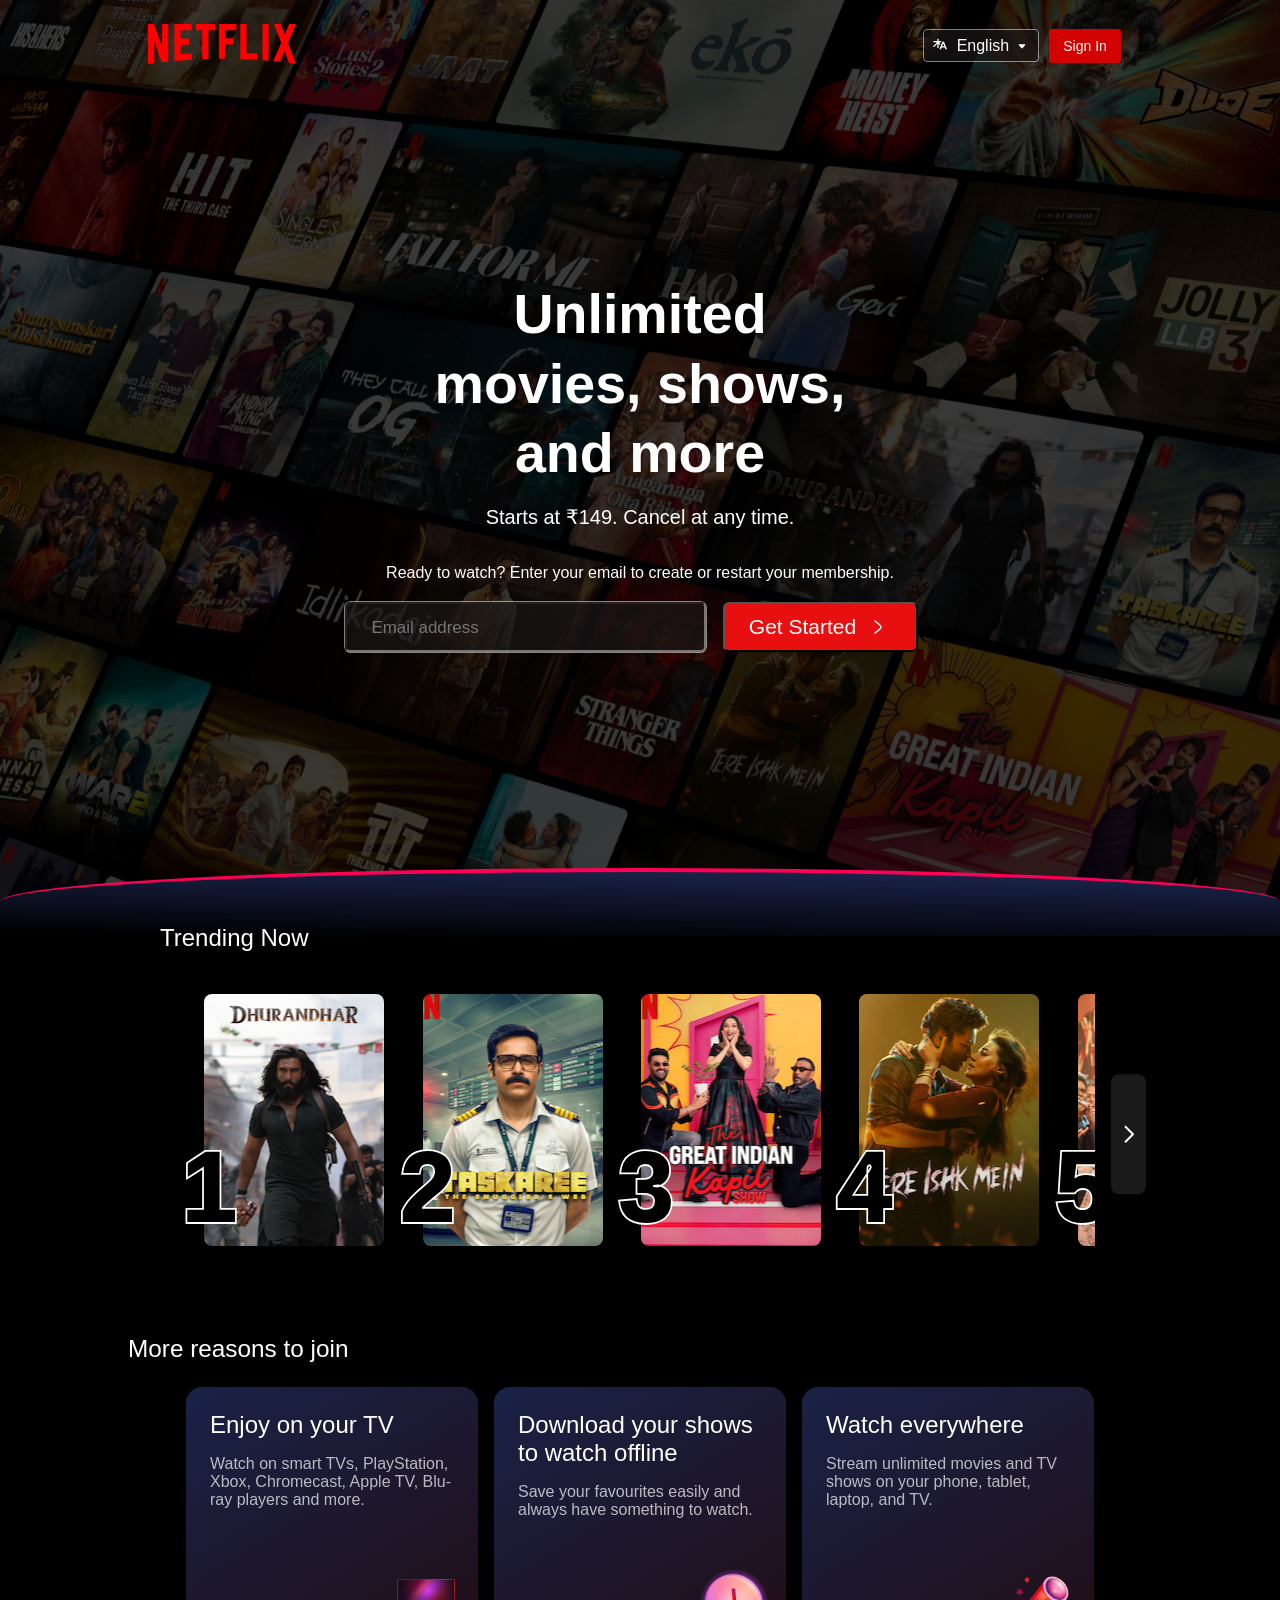
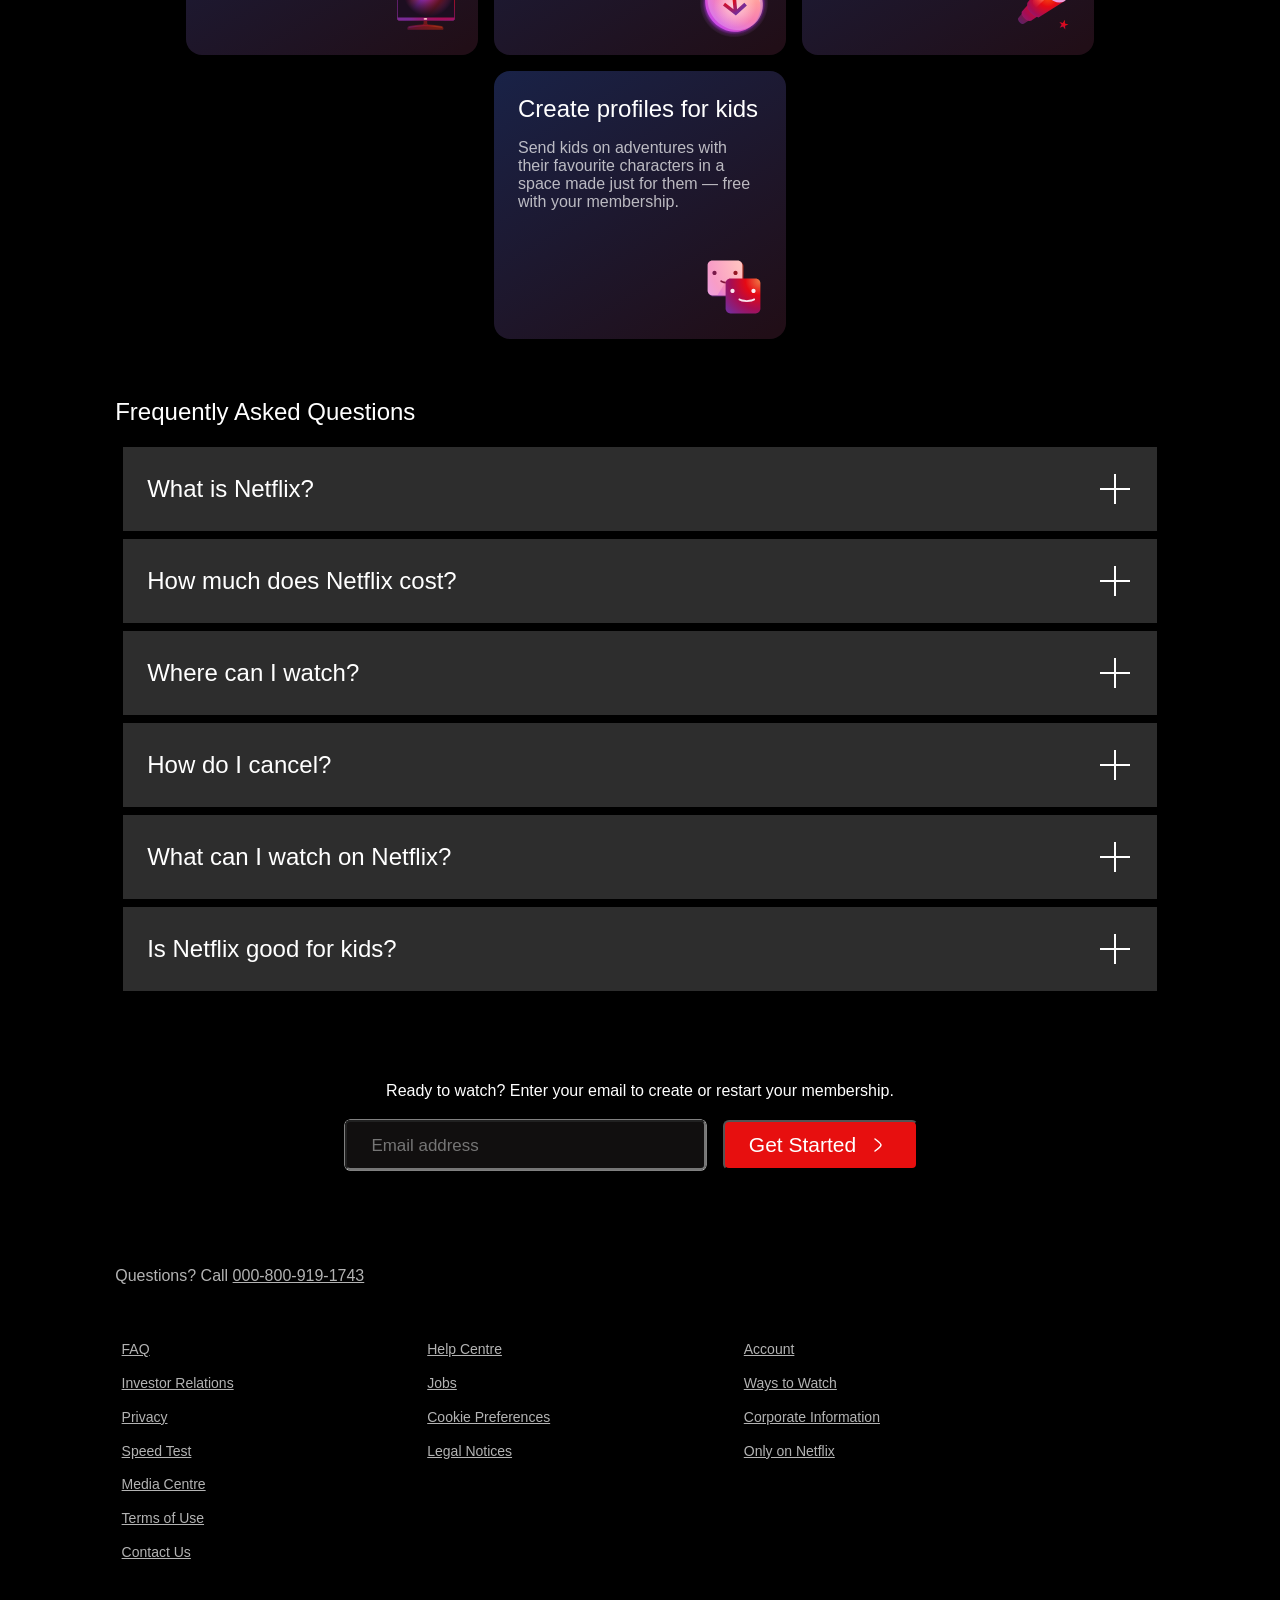
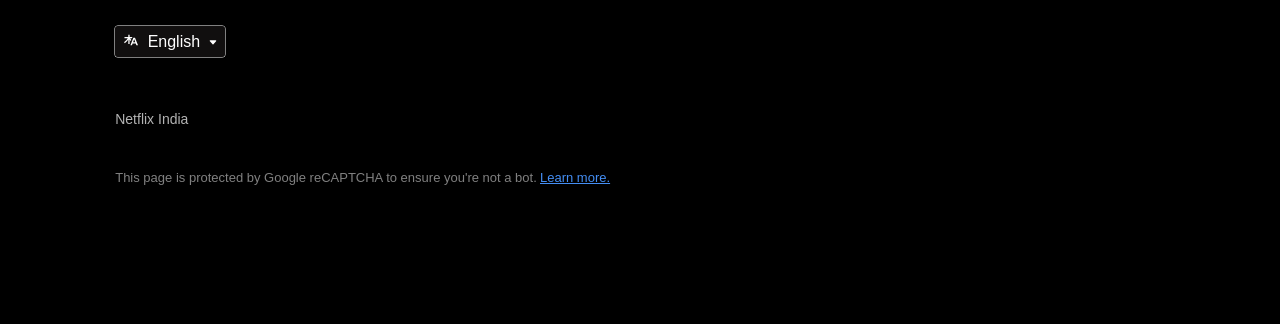
<file: project_1/index.html>
<!DOCTYPE html>
<html lang="en">

<head>
    <meta charset="UTF-8">
    <meta name="viewport" content="width=device-width, initial-scale=1.0">
    <title>Netflix India – Watch Shows Online, Watch Movies Online</title>
    <link rel="stylesheet" href="css/style.css">
    <link rel="icon" type="image/x-icon" href="assets/favicon.ico">
</head>

<body>
    <div class="main">
        <div class="box"></div>
        <header>
            <nav>
                <div class="navbar">
                    <span><img src="assets/logo.svg" width="100px"></span>
                    <div class="btn">
                        <a class="btn-transparent" href="#"><svg class="svg1" viewBox="0 0 16 16" width="20" height="20"
                                data-icon="LanguagesSmall" data-icon-id=":R135daqjalalalb96:" aria-hidden="true"
                                xmlns="http://www.w3.org/2000/svg" fill="none" role="img">
                                <path fill="currentColor" fill-rule="evenodd"
                                    d="M10.77 5.33 10.5 6 9.34 8.94l-.57 1.44L7.33 14h1.78l.73-1.97h3.58l.74 1.97H16l-3.43-8.67zm-.15 4.6-.24.63h2.51l-1.26-3.35zm-1.1-5.09.1-.19h-3.2V2h-1.5v2.65H.55V6h3.77A11 11 0 0 1 0 10.43c.33.28.81.8 1.05 1.16 1.5-.91 2.85-2.36 3.88-4.02v5.1h1.49V7.52q.6.95 1.33 1.8l.57-1.43a12 12 0 0 1-1.34-1.9h2.09z"
                                    clip-rule="evenodd"></path>
                            </svg> English <svg class="svg2" xmlns="http://www.w3.org/2000/svg" width="16" height="16"
                                fill="currentColor" class="bi bi-caret-down-fill" viewBox="0 0 16 16">
                                <path
                                    d="M7.247 11.14 2.451 5.658C1.885 5.013 2.345 4 3.204 4h9.592a1 1 0 0 1 .753 1.659l-4.796 5.48a1 1 0 0 1-1.506 0z" />
                            </svg>
                        </a>
                        <a class="btn-red" href="#">Sign In</a>
                    </div>
                </div>
            </nav>
        </header>
        <main>
            <div class="hero">
                <div class="content">
                    <div>
                        <h1>
                            Unlimited movies, shows, and more
                        </h1>
                    </div>
                    <div>
                        <p>
                            Starts at ₹149. Cancel at any time.
                        </p>
                    </div>
                </div>
                <form action="#">
                    <div class="form-container">
                        <div class="form-heading">
                            <h3>
                                Ready to watch? Enter your email to create or restart your membership.
                            </h3>
                        </div>
                        <div>
                            <div class="form-content">
                                <input id="inp" type="email" placeholder="Email address">
                                <button class="btnhero"> Get Started <svg xmlns="http://www.w3.org/2000/svg"
                                        viewBox="0 0 24 24" width="24" height="24" color="currentColor" fill="none"
                                        stroke="currentColor" stroke-width="1.5" stroke-linecap="round"
                                        stroke-linejoin="round">
                                        <path d="M9.00005 6C9.00005 6 15 10.4189 15 12C15 13.5812 9 18 9 18" />
                                    </svg></button>
                            </div>
                        </div>
                    </div>
                </form>
            </div>
        </main>

    </div>
    <div class="curve">
        <h3></h3>
        <h2 class="curve-bottom">Trending Now</h2>
    </div>
    <div class="cards-container">
        <div class="cards-button-container-left">
            <div class="cards-button previous">
                <svg viewBox="0 0 24 24" width="24" height="24" data-icon="ChevronLeftMedium" data-icon-id=":rb:"
                    aria-hidden="true" xmlns="http://www.w3.org/2000/svg" fill="none" role="img">
                    <path fill="currentColor" fill-rule="evenodd"
                        d="m8.414 12 7.293 7.293-1.414 1.414-8-8a1 1 0 0 1 0-1.414l8-8 1.414 1.414z"
                        clip-rule="evenodd"></path>
                </svg>
            </div>
        </div>
        <div class="cards" id="slider">
            <div class="card card1">
                <h1>1</h1>
            </div>
            <div class="card card2">
                <h1>2</h1>
            </div>
            <div class="card card3">
                <h1>3</h1>
            </div>
            <div class="card card4">
                <h1>4</h1>
            </div>
            <div class="card card5">
                <h1>5</h1>
            </div>
            <div class="card card6">
                <h1>6</h1>
            </div>
            <div class="card card7">
                <h1>7</h1>
            </div>
            <div class="card card8">
                <h1>8</h1>
            </div>
            <div class="card card9">
                <h1>9</h1>
            </div>
            <div class="card card10">
                <h1>10</h1>
            </div>
        </div>
        <div class="cards-button-container-right">
            <div class="cards-button next">
                <svg viewBox="0 0 24 24" width="24" height="24" data-icon="ChevronRightMedium" data-icon-id=":rs:"
                    aria-hidden="true" xmlns="http://www.w3.org/2000/svg" fill="none" role="img">
                    <path fill="currentColor" fill-rule="evenodd"
                        d="m15.586 12-7.293 7.293 1.414 1.414 8-8a1 1 0 0 0 0-1.414l-8-8-1.414 1.414z"
                        clip-rule="evenodd">
                    </path>
                </svg>
            </div>
        </div>  
    </div>
    <div class="info-card-header">
        <h3>More reasons to join</h3>
    </div>
    <div class="info-cards">
        <div class="flex">
            <div class="info-card info-card1">
                <h3>
                    Enjoy on your TV

                </h3>
                <p>
                    Watch on smart TVs, PlayStation, Xbox, Chromecast, Apple TV, Blu-ray players and more.

                </p>
                <svg width="72" height="72" viewBox="0 0 72 72" fill="none">
                    <g id="television-core-small">
                        <path id="Vector" fill-rule="evenodd" clip-rule="evenodd"
                            d="M37.2 53.3992C37.2 52.7365 36.6628 52.1992 36 52.1992H34.8C34.1373 52.1992 33.6 52.7365 33.6 53.3992V56.2636C33.6 56.9129 33.0834 57.4433 32.4347 57.4739C30.3013 57.5744 28.1719 57.7834 26.0546 58.1011L19.444 59.0926C18.2692 59.2688 17.4 60.2782 17.4 61.4662V62.0992C17.4 62.4304 17.6686 62.6992 18 62.6992H52.8C53.1314 62.6992 53.4 62.4304 53.4 62.0992V61.4662C53.4 60.2782 52.5309 59.2688 51.3561 59.0926L44.7454 58.1011C42.6282 57.7834 40.4987 57.5744 38.3653 57.4739C37.7167 57.4433 37.2 56.9129 37.2 56.2636V53.3992Z"
                            fill="url(#paint0_radial_5179_1308)"></path>
                        <path id="Vector_2"
                            d="M18.6 60.7388C18.6 60.2306 18.9587 59.796 19.4602 59.711C22.0196 59.2775 29.7585 58.0508 35.4 58.0508C41.0415 58.0508 48.7804 59.2775 51.3398 59.711C51.8412 59.796 52.2 60.2306 52.2 60.7388C52.2 60.902 52.0575 61.0268 51.8967 61.0004C50.1219 60.707 40.9704 59.2409 35.4 59.2409C29.8295 59.2409 20.678 60.707 18.9033 61.0004C18.7425 61.0268 18.6 60.902 18.6 60.7388Z"
                            fill="url(#paint1_radial_5179_1308)"></path>
                        <path id="Vector_3"
                            d="M63 12H8.99995C8.00584 12 7.19995 12.8059 7.19995 13.8V51.6C7.19995 52.5941 8.00584 53.4 8.99995 53.4H63C63.9941 53.4 64.8 52.5941 64.8 51.6V13.8C64.8 12.8059 63.9941 12 63 12Z"
                            fill="url(#paint2_linear_5179_1308)"></path>
                        <path id="Vector_4"
                            d="M63 12H8.99995C8.00584 12 7.19995 12.8059 7.19995 13.8V51.6C7.19995 52.5941 8.00584 53.4 8.99995 53.4H63C63.9941 53.4 64.8 52.5941 64.8 51.6V13.8C64.8 12.8059 63.9941 12 63 12Z"
                            fill="url(#paint3_radial_5179_1308)"></path>
                        <path id="Vector_5" fill-rule="evenodd" clip-rule="evenodd"
                            d="M8.99995 12.6H63C63.663 12.6 64.2 13.1372 64.2 13.8V50.4H7.79995V13.8C7.79995 13.1372 8.33719 12.6 8.99995 12.6ZM7.19995 50.4V13.8C7.19995 12.8059 8.00581 12 8.99995 12H63C63.9942 12 64.8 12.8059 64.8 13.8V50.4V51.6C64.8 52.5941 63.9942 53.4 63 53.4H8.99995C8.00581 53.4 7.19995 52.5941 7.19995 51.6V50.4Z"
                            fill="url(#paint4_radial_5179_1308)"></path>
                        <path id="Vector_6"
                            d="M35.4 52.8C36.3941 52.8 37.2 52.3971 37.2 51.9C37.2 51.4029 36.3941 51 35.4 51C34.4059 51 33.6 51.4029 33.6 51.9C33.6 52.3971 34.4059 52.8 35.4 52.8Z"
                            fill="url(#paint5_radial_5179_1308)"></path>
                    </g>
                    <defs>
                        <radialGradient id="paint0_radial_5179_1308" cx="0" cy="0" r="1" gradientUnits="userSpaceOnUse"
                            gradientTransform="translate(50.3269 49.3723) rotate(118.526) scale(55.1579 46.2871)">
                            <stop stop-color="#802600"></stop>
                            <stop offset="0.333333" stop-color="#6F181D"></stop>
                            <stop offset="0.666667" stop-color="#5B1333"></stop>
                            <stop offset="1" stop-color="#391945"></stop>
                        </radialGradient>
                        <radialGradient id="paint1_radial_5179_1308" cx="0" cy="0" r="1" gradientUnits="userSpaceOnUse"
                            gradientTransform="translate(48.1077 53.6128) rotate(158.116) scale(32.7275 42.219)">
                            <stop stop-color="#99421D"></stop>
                            <stop offset="0.333333" stop-color="#99161D"></stop>
                            <stop offset="0.666667" stop-color="#7D1845"></stop>
                            <stop offset="1" stop-color="#59216E"></stop>
                        </radialGradient>
                        <linearGradient id="paint2_linear_5179_1308" x1="10.4727" y1="14.9572" x2="56.1755" y2="51.4814"
                            gradientUnits="userSpaceOnUse">
                            <stop stop-color="#99161D"></stop>
                            <stop offset="0.245283" stop-color="#CA005B"></stop>
                            <stop offset="0.346698" stop-color="#FF479A"></stop>
                            <stop offset="0.46934" stop-color="#CC3CFF"></stop>
                            <stop offset="0.735849" stop-color="#BC1A22"></stop>
                            <stop offset="1" stop-color="#C94FF5"></stop>
                        </linearGradient>
                        <radialGradient id="paint3_radial_5179_1308" cx="0" cy="0" r="1" gradientUnits="userSpaceOnUse"
                            gradientTransform="translate(38.6181 23.8286) rotate(90) scale(25.9571 25.8545)">
                            <stop stop-color="#1C0E20" stop-opacity="0"></stop>
                            <stop offset="1" stop-color="#1C0E20"></stop>
                        </radialGradient>
                        <radialGradient id="paint4_radial_5179_1308" cx="0" cy="0" r="1" gradientUnits="userSpaceOnUse"
                            gradientTransform="translate(54 20.1938) rotate(144.293) scale(47.2897 44.8232)">
                            <stop stop-color="#EF7744"></stop>
                            <stop offset="0.333333" stop-color="#E50914"></stop>
                            <stop offset="0.666667" stop-color="#A70D53"></stop>
                            <stop offset="1" stop-color="#792A95"></stop>
                        </radialGradient>
                        <radialGradient id="paint5_radial_5179_1308" cx="0" cy="0" r="1" gradientUnits="userSpaceOnUse"
                            gradientTransform="translate(36.525 51.3562) rotate(135) scale(4.58735)">
                            <stop stop-color="#FFDCCC"></stop>
                            <stop offset="0.333333" stop-color="#FFBDC0"></stop>
                            <stop offset="0.666667" stop-color="#F89DC6"></stop>
                            <stop offset="1" stop-color="#E4A1FA"></stop>
                        </radialGradient>
                    </defs>
                </svg>
            </div>

            <div class="info-card info-card1">
                <h3>
                    Download your shows to watch offline
                </h3>
                <p>
                    Save your favourites easily and always have something to watch.
                </p>
                <svg width="72" height="72" viewBox="0 0 72 72" fill="none">
                    <g id="download-core-small">
                        <path id="Vector"
                            d="M36 70.2008C54.8882 70.2008 70.2001 54.8889 70.2001 36.0008C70.2001 17.1126 54.8882 1.80078 36 1.80078C17.1119 1.80078 1.80005 17.1126 1.80005 36.0008C1.80005 54.8889 17.1119 70.2008 36 70.2008Z"
                            fill="url(#paint0_radial_5179_7940)"></path>
                        <path id="Vector_2" opacity="0.4"
                            d="M64.7658 36.195C65.5206 51.5916 53.7908 63.5824 38.5668 62.977C23.3428 62.3722 10.3893 49.4 9.63446 34.0034C8.87954 18.6068 20.6091 6.61594 35.8331 7.22116C51.0571 7.82638 64.0104 20.7984 64.7658 36.195Z"
                            fill="url(#paint1_radial_5179_7940)"></path>
                        <path id="Vector_3"
                            d="M62.3657 37.9958C63.1205 53.3924 51.3908 65.3832 36.1668 64.7778C20.9428 64.173 7.9893 51.2008 7.23444 35.8041C6.47952 20.4075 18.2091 8.41672 33.4331 9.02194C48.6571 9.62716 61.6103 22.5992 62.3657 37.9958Z"
                            fill="url(#paint2_radial_5179_7940)"></path>
                        <path id="Vector_4" opacity="0.5"
                            d="M64.7658 36.195C65.5206 51.5916 53.7908 63.5824 38.5668 62.977C23.3428 62.3722 10.3893 49.4 9.63446 34.0034C8.87954 18.6068 20.6091 6.61594 35.8331 7.22116C51.0571 7.82638 64.0104 20.7984 64.7658 36.195Z"
                            fill="url(#paint3_radial_5179_7940)"></path>
                        <path id="Vector_5" opacity="0.6"
                            d="M36.9 60.6C48.6636 60.6 58.2 51.0637 58.2 39.3C58.2 27.5363 48.6636 18 36.9 18C25.1363 18 15.6 27.5363 15.6 39.3C15.6 51.0637 25.1363 60.6 36.9 60.6Z"
                            fill="url(#paint4_radial_5179_7940)"></path>
                        <path id="Vector_6" fill-rule="evenodd" clip-rule="evenodd"
                            d="M39.0849 42.2727L46.3387 35.76L48.8945 38.5142L38.9118 47.477L37.8466 48.4333L36.6071 47.477L24.9899 38.5142L27.0434 35.76L35.4849 42.2727L33.6 21.6016H37.2L39.0849 42.2727Z"
                            fill="url(#paint5_radial_5179_7940)"></path>
                        <path id="Vector_7" opacity="0.4" fill-rule="evenodd" clip-rule="evenodd"
                            d="M61.6566 34.9618C61.7832 35.3893 62.391 35.3233 62.3694 34.878C61.6962 21.1369 50.1509 9.55975 36.5817 9.01957C34.4606 8.93515 32.4155 9.12541 30.4772 9.55909C30.0745 9.64915 30.1575 10.2082 30.5697 10.2246C45.0094 10.7979 57.6246 21.2971 61.6566 34.9618Z"
                            fill="url(#paint6_radial_5179_7940)"></path>
                    </g>
                    <defs>
                        <radialGradient id="paint0_radial_5179_7940" cx="0" cy="0" r="1" gradientUnits="userSpaceOnUse"
                            gradientTransform="translate(36.0001 36.1837) rotate(-90) scale(34.3829)">
                            <stop offset="0.782019" stop-color="#982DBE"></stop>
                            <stop offset="0.906819" stop-color="#B038DC" stop-opacity="0.2"></stop>
                            <stop offset="1" stop-color="#E4A1FA" stop-opacity="0"></stop>
                        </radialGradient>
                        <radialGradient id="paint1_radial_5179_7940" cx="0" cy="0" r="1" gradientUnits="userSpaceOnUse"
                            gradientTransform="translate(52.9937 20.0992) rotate(135) scale(49.9836)">
                            <stop stop-color="#FFDCCC"></stop>
                            <stop offset="0.333333" stop-color="#FFBDC0"></stop>
                            <stop offset="0.666667" stop-color="#F89DC6"></stop>
                            <stop offset="1" stop-color="#E4A1FA"></stop>
                        </radialGradient>
                        <radialGradient id="paint2_radial_5179_7940" cx="0" cy="0" r="1" gradientUnits="userSpaceOnUse"
                            gradientTransform="translate(52.7999 19.6937) rotate(135) scale(53.1037)">
                            <stop stop-color="#FFA984"></stop>
                            <stop offset="0.333333" stop-color="#FF787F"></stop>
                            <stop offset="0.666667" stop-color="#F45FA2"></stop>
                            <stop offset="1" stop-color="#C44AF1"></stop>
                        </radialGradient>
                        <radialGradient id="paint3_radial_5179_7940" cx="0" cy="0" r="1" gradientUnits="userSpaceOnUse"
                            gradientTransform="translate(52.9937 20.0992) rotate(135) scale(49.9836)">
                            <stop stop-color="#FFDCCC"></stop>
                            <stop offset="0.333333" stop-color="#FFBDC0"></stop>
                            <stop offset="0.666667" stop-color="#F89DC6"></stop>
                            <stop offset="1" stop-color="#E4A1FA"></stop>
                        </radialGradient>
                        <radialGradient id="paint4_radial_5179_7940" cx="0" cy="0" r="1" gradientUnits="userSpaceOnUse"
                            gradientTransform="translate(36.9 39.3) scale(21.3)">
                            <stop stop-color="white"></stop>
                            <stop offset="1" stop-color="white" stop-opacity="0"></stop>
                        </radialGradient>
                        <radialGradient id="paint5_radial_5179_7940" cx="0" cy="0" r="1" gradientUnits="userSpaceOnUse"
                            gradientTransform="translate(31.2 32.1016) rotate(39.5226) scale(15.5567)">
                            <stop stop-color="#EF7744"></stop>
                            <stop offset="0.2406" stop-color="#E50914"></stop>
                            <stop offset="1" stop-color="#792A95"></stop>
                        </radialGradient>
                        <radialGradient id="paint6_radial_5179_7940" cx="0" cy="0" r="1" gradientUnits="userSpaceOnUse"
                            gradientTransform="translate(50.7 21.3) rotate(-180) scale(30)">
                            <stop stop-color="white"></stop>
                            <stop offset="1" stop-color="white" stop-opacity="0"></stop>
                        </radialGradient>
                    </defs>
                </svg>
            </div>

            <div class="info-card info-card1">
                <h3>
                    Watch everywhere

                </h3>
                <p>
                    Stream unlimited movies and TV shows on your phone, tablet, laptop, and TV.
                </p>
                <svg width="72" height="72" viewBox="0 0 72 72" fill="none">
                    <g id="telescope-core-small">
                        <path id="Vector"
                            d="M24.0492 36.6016L33.6 46.3898L17.8029 56.8633C17.8029 56.8633 15.8891 57.6983 13.625 55.2638C11.361 52.8293 12.1235 51.238 12.1235 51.238L24.0492 36.6016Z"
                            fill="url(#paint0_radial_5179_1664)"></path>
                        <path id="Vector_2"
                            d="M25.0344 34.1992L36 46.151L25.0616 53.8043C25.0616 53.8043 21.8289 55.0984 18.0987 51.0172C14.3686 46.9358 15.9198 44.5105 15.9198 44.5105L25.0344 34.1992Z"
                            fill="url(#paint1_radial_5179_1664)"></path>
                        <path id="Vector_3"
                            d="M39 13.0195L59.1 33.6788L32.5325 50.4142C32.5325 50.4142 28.7459 50.2552 24.3978 45.4897C20.0498 40.7243 21.4096 35.8101 21.4096 35.8101L39 13.0195Z"
                            fill="url(#paint2_radial_5179_1664)"></path>
                        <path id="Vector_4"
                            d="M57.6709 15.3516C63.1044 21.2807 63.9858 29.2883 59.6386 33.2371C55.2916 37.186 47.3628 35.5806 41.9292 29.6515C36.4954 23.7224 35.6145 15.7148 39.9615 11.766C44.3084 7.81716 52.2372 9.42252 57.6709 15.3516Z"
                            fill="url(#paint3_radial_5179_1664)"></path>
                        <path id="Vector_5"
                            d="M58.3787 31.255C54.8121 34.5032 48.2143 33.0817 43.6421 28.0798C39.07 23.078 38.2547 16.39 41.8213 13.1419C45.3879 9.89364 51.9857 11.3152 56.5579 16.3171C61.1298 21.3189 61.9452 28.0069 58.3787 31.255Z"
                            fill="url(#paint4_radial_5179_1664)"></path>
                        <path id="Vector_6" opacity="0.85"
                            d="M59.6783 28.823C60.576 24.1785 59.6544 20.5934 56.1603 16.6199C52.6662 12.6464 47.3508 10.8657 43.7796 12.7598C39.371 15.098 48.3734 13.5961 53.4577 19.5815C57.8259 24.724 58.8516 33.1009 59.6783 28.823Z"
                            fill="url(#paint5_radial_5179_1664)"></path>
                        <path id="Vector_7" opacity="0.4"
                            d="M50.3979 25.2452C50.4549 26.7239 49.2932 27.7677 47.8032 27.5766C46.3131 27.3856 45.059 26.032 45.002 24.5532C44.945 23.0745 46.1067 22.0307 47.5968 22.2218C49.0868 22.4128 50.341 23.7664 50.3979 25.2452Z"
                            fill="url(#paint6_radial_5179_1664)"></path>
                        <path id="Vector_8" opacity="0.6"
                            d="M36.9217 21.0039L26.4258 34.3627C26.3297 36.4604 28.2903 39.5534 30.0334 40.8344L41.2345 29.9105C39.6 28.2005 36.9591 24.1025 36.9217 21.0039Z"
                            fill="url(#paint7_radial_5179_1664)"></path>
                        <path id="Vector_9" fill-rule="evenodd" clip-rule="evenodd"
                            d="M20.0576 9.60156L21.479 11.7187L24 11.0654L22.3575 13.0272L23.7789 15.1444L21.3424 14.2397L19.7 16.2016L19.8365 13.6806L17.4 12.7759L19.9209 12.1225L20.0576 9.60156ZM58.776 52.8016L58.9623 56.4685L62.4 57.4188L59.0774 58.7347L59.2637 62.4016L57.0239 59.548L53.7014 60.8638L55.6397 57.7843L53.4 54.9307L56.8377 55.8811L58.776 52.8016ZM15.206 24.2101L15.8768 21.0016L13.4793 23.1964L10.6853 21.5563L11.9975 24.553L9.59998 26.7478L12.8085 26.405L14.1207 29.4016L14.7915 26.1931L18 25.8502L15.206 24.2101Z"
                            fill="url(#paint8_linear_5179_1664)"></path>
                    </g>
                    <defs>
                        <radialGradient id="paint0_radial_5179_1664" cx="0" cy="0" r="1" gradientUnits="userSpaceOnUse"
                            gradientTransform="translate(36.6875 32.7016) rotate(135) scale(34.9134)">
                            <stop stop-color="#99421D"></stop>
                            <stop offset="0.333333" stop-color="#99161D"></stop>
                            <stop offset="0.666667" stop-color="#7D1845"></stop>
                            <stop offset="1" stop-color="#59216E"></stop>
                        </radialGradient>
                        <radialGradient id="paint1_radial_5179_1664" cx="0" cy="0" r="1" gradientUnits="userSpaceOnUse"
                            gradientTransform="translate(42.5937 27.2992) rotate(135) scale(44.5477 44.5279)">
                            <stop stop-color="#EF7744"></stop>
                            <stop offset="0.333333" stop-color="#E50914"></stop>
                            <stop offset="0.666667" stop-color="#A70D53"></stop>
                            <stop offset="1" stop-color="#792A95"></stop>
                        </radialGradient>
                        <radialGradient id="paint2_radial_5179_1664" cx="0" cy="0" r="1" gradientUnits="userSpaceOnUse"
                            gradientTransform="translate(42.3 29.106) rotate(135) scale(31.8127)">
                            <stop stop-color="#FB540D"></stop>
                            <stop offset="0.333333" stop-color="#E50914"></stop>
                            <stop offset="0.666667" stop-color="#A70D53"></stop>
                            <stop offset="1" stop-color="#792A95"></stop>
                        </radialGradient>
                        <radialGradient id="paint3_radial_5179_1664" cx="0" cy="0" r="1" gradientUnits="userSpaceOnUse"
                            gradientTransform="translate(57.675 14.7078) rotate(134.326) scale(24.0433 24.0367)">
                            <stop stop-color="#FFDCCC"></stop>
                            <stop offset="0.333333" stop-color="#FFBDC0"></stop>
                            <stop offset="0.666667" stop-color="#F89DC6"></stop>
                            <stop offset="1" stop-color="#E4A1FA"></stop>
                        </radialGradient>
                        <radialGradient id="paint4_radial_5179_1664" cx="0" cy="0" r="1" gradientUnits="userSpaceOnUse"
                            gradientTransform="translate(52.1305 21.273) rotate(141.875) scale(9.87138 12.8159)">
                            <stop offset="0.307292" stop-color="#F89DC6"></stop>
                            <stop offset="0.645392" stop-color="#E75094"></stop>
                            <stop offset="1" stop-color="#59216E"></stop>
                        </radialGradient>
                        <radialGradient id="paint5_radial_5179_1664" cx="0" cy="0" r="1" gradientUnits="userSpaceOnUse"
                            gradientTransform="translate(55.8 15.6) rotate(135) scale(13.1522)">
                            <stop stop-color="white"></stop>
                            <stop offset="1" stop-color="white" stop-opacity="0"></stop>
                        </radialGradient>
                        <radialGradient id="paint6_radial_5179_1664" cx="0" cy="0" r="1" gradientUnits="userSpaceOnUse"
                            gradientTransform="translate(49.2362 22.9648) rotate(131.079) scale(5.08644 6.006)">
                            <stop stop-color="white"></stop>
                            <stop offset="1" stop-color="white" stop-opacity="0"></stop>
                        </radialGradient>
                        <radialGradient id="paint7_radial_5179_1664" cx="0" cy="0" r="1" gradientUnits="userSpaceOnUse"
                            gradientTransform="translate(36.8758 29.1353) rotate(137.622) scale(13.5764)">
                            <stop stop-color="#FFA984"></stop>
                            <stop offset="1" stop-color="#F7636B" stop-opacity="0"></stop>
                        </radialGradient>
                        <linearGradient id="paint8_linear_5179_1664" x1="44.65" y1="27.9016" x2="24.25" y2="48.3016"
                            gradientUnits="userSpaceOnUse">
                            <stop stop-color="#EF7744"></stop>
                            <stop offset="0.333333" stop-color="#E50914"></stop>
                            <stop offset="0.666667" stop-color="#A70D53"></stop>
                            <stop offset="1" stop-color="#792A95"></stop>
                        </linearGradient>
                    </defs>
                </svg>
            </div>

            <div class="info-card info-card1">
                <h3>
                    Create profiles for kids
                </h3>
                <p>
                    Send kids on adventures with their favourite characters in a space made just for them — free with
                    your membership.
                </p>
                <svg width="72" height="72" viewBox="0 0 72 72" fill="none">
                    <g id="profiles-core-small">
                        <path id="Vector"
                            d="M10.8 15.6008C10.8 12.9499 12.949 10.8008 15.5999 10.8008H40.8C43.4509 10.8008 45.6 12.9498 45.6 15.6008V40.8007C45.6 43.4516 43.4509 45.6007 40.8 45.6007H15.6C12.949 45.6007 10.8 43.4517 10.8 40.8007V15.6008Z"
                            fill="url(#paint0_radial_5179_7919)"></path>
                        <path id="Vector_2"
                            d="M9.59998 14.4016C9.59998 11.7506 11.749 9.60162 14.4 9.60156H39.6C42.251 9.60156 44.4 11.7506 44.4 14.4016V39.6015C44.4 42.2525 42.251 44.4015 39.6 44.4015H14.4C11.749 44.4016 9.59998 42.2525 9.59998 39.6015V14.4016Z"
                            fill="url(#paint1_radial_5179_7919)"></path>
                        <path id="Vector_3"
                            d="M18.6 21.9008C18.6 23.0606 17.6598 24.0008 16.5 24.0008C15.3402 24.0008 14.4 23.0606 14.4 21.9008C14.4 20.741 15.3402 19.8008 16.5 19.8008C17.6598 19.8008 18.6 20.741 18.6 21.9008Z"
                            fill="url(#paint2_radial_5179_7919)"></path>
                        <path id="Vector_4"
                            d="M39.6 21.9008C39.6 23.0606 38.6598 24.0008 37.5 24.0008C36.3402 24.0008 35.4 23.0606 35.4 21.9008C35.4 20.741 36.3402 19.8008 37.5 19.8008C38.6598 19.8008 39.6 20.741 39.6 21.9008Z"
                            fill="url(#paint3_radial_5179_7919)"></path>
                        <path id="Vector_5"
                            d="M23.6713 29.4501C23.2437 29.1967 22.6917 29.3379 22.4383 29.7655C22.1848 30.1932 22.3261 30.7452 22.7537 30.9986C23.8254 31.6337 26.769 32.7744 30.6375 32.7744C34.506 32.7744 37.4497 31.6337 38.5213 30.9986C38.949 30.7452 39.0902 30.1932 38.8368 29.7655C38.5834 29.3379 38.0313 29.1967 37.6037 29.4501C36.8191 29.9151 34.194 30.9744 30.6375 30.9744C27.081 30.9744 24.456 29.9151 23.6713 29.4501Z"
                            fill="url(#paint4_radial_5179_7919)"></path>
                        <path id="Vector_6" opacity="0.35"
                            d="M19.2 44.4016H28.2L32.4 27.6016C30.2787 28.1801 28.4542 29.5387 27.2921 31.4053L19.2 44.4016Z"
                            fill="url(#paint5_radial_5179_7919)"></path>
                        <path id="Vector_7"
                            d="M27.6 32.4016C27.6 29.7506 29.749 27.6016 32.4 27.6016L57.6 27.6016C60.2508 27.6016 62.4 29.7506 62.4 32.4016V57.6015C62.4 60.2524 60.2508 62.4016 57.6 62.4016H32.4C29.749 62.4016 27.6 60.2524 27.6 57.6016V32.4016Z"
                            fill="url(#paint6_radial_5179_7919)"></path>
                        <path id="Vector_8"
                            d="M36.6 39.9008C36.6 41.0606 35.6598 42.0008 34.5 42.0008C33.3402 42.0008 32.4 41.0606 32.4 39.9008C32.4 38.741 33.3402 37.8008 34.5 37.8008C35.6598 37.8008 36.6 38.741 36.6 39.9008Z"
                            fill="url(#paint7_radial_5179_7919)"></path>
                        <path id="Vector_9"
                            d="M57.6 39.9008C57.6 41.0606 56.6598 42.0008 55.5 42.0008C54.3402 42.0008 53.4 41.0606 53.4 39.9008C53.4 38.741 54.3402 37.8008 55.5 37.8008C56.6598 37.8008 57.6 38.741 57.6 39.9008Z"
                            fill="url(#paint8_radial_5179_7919)"></path>
                        <path id="Vector_10"
                            d="M41.8213 47.6025C41.3937 47.349 40.8416 47.4903 40.5882 47.9179C40.3348 48.3455 40.476 48.8976 40.9037 49.1509C41.9753 49.786 44.919 50.9267 48.7875 50.9267C52.656 50.9267 55.5996 49.786 56.6713 49.1509C57.0989 48.8976 57.2402 48.3455 56.9867 47.9179C56.7333 47.4903 56.1813 47.349 55.7537 47.6025C54.969 48.0674 52.344 49.1267 48.7875 49.1267C45.231 49.1267 42.6059 48.0674 41.8213 47.6025Z"
                            fill="url(#paint9_radial_5179_7919)"></path>
                    </g>
                    <defs>
                        <radialGradient id="paint0_radial_5179_7919" cx="0" cy="0" r="1" gradientUnits="userSpaceOnUse"
                            gradientTransform="translate(39.075 17.6882) rotate(135) scale(32.8097)">
                            <stop stop-color="#99421D"></stop>
                            <stop offset="0.333333" stop-color="#99161D"></stop>
                            <stop offset="0.666667" stop-color="#7D1845"></stop>
                            <stop offset="1" stop-color="#59216E"></stop>
                        </radialGradient>
                        <radialGradient id="paint1_radial_5179_7919" cx="0" cy="0" r="1" gradientUnits="userSpaceOnUse"
                            gradientTransform="translate(62.4 8.70157) rotate(133.87) scale(75.3216)">
                            <stop stop-color="#FFDCCC"></stop>
                            <stop offset="0.333333" stop-color="#FFBDC0"></stop>
                            <stop offset="0.666667" stop-color="#F89DC6"></stop>
                            <stop offset="1" stop-color="#E4A1FA"></stop>
                        </radialGradient>
                        <radialGradient id="paint2_radial_5179_7919" cx="0" cy="0" r="1" gradientUnits="userSpaceOnUse"
                            gradientTransform="translate(60.3 11.1008) rotate(133.939) scale(68.7426 55.9547)">
                            <stop stop-color="#99421D"></stop>
                            <stop offset="0.333333" stop-color="#99161D"></stop>
                            <stop offset="0.666667" stop-color="#7D1845"></stop>
                            <stop offset="1" stop-color="#59216E"></stop>
                        </radialGradient>
                        <radialGradient id="paint3_radial_5179_7919" cx="0" cy="0" r="1" gradientUnits="userSpaceOnUse"
                            gradientTransform="translate(60.3 11.1008) rotate(133.939) scale(68.7426 55.9547)">
                            <stop stop-color="#99421D"></stop>
                            <stop offset="0.333333" stop-color="#99161D"></stop>
                            <stop offset="0.666667" stop-color="#7D1845"></stop>
                            <stop offset="1" stop-color="#59216E"></stop>
                        </radialGradient>
                        <radialGradient id="paint4_radial_5179_7919" cx="0" cy="0" r="1" gradientUnits="userSpaceOnUse"
                            gradientTransform="translate(60.3 11.0994) rotate(133.939) scale(68.7426 55.9548)">
                            <stop stop-color="#99421D"></stop>
                            <stop offset="0.333333" stop-color="#99161D"></stop>
                            <stop offset="0.666667" stop-color="#7D1845"></stop>
                            <stop offset="1" stop-color="#59216E"></stop>
                        </radialGradient>
                        <radialGradient id="paint5_radial_5179_7919" cx="0" cy="0" r="1" gradientUnits="userSpaceOnUse"
                            gradientTransform="translate(39.6 27.9016) rotate(135) scale(23.3345)">
                            <stop stop-color="#FFA984"></stop>
                            <stop offset="0.333333" stop-color="#FF787F"></stop>
                            <stop offset="0.666667" stop-color="#F45FA2"></stop>
                            <stop offset="1" stop-color="#C44AF1"></stop>
                        </radialGradient>
                        <radialGradient id="paint6_radial_5179_7919" cx="0" cy="0" r="1" gradientUnits="userSpaceOnUse"
                            gradientTransform="translate(61.8 29.7016) rotate(135) scale(43.2749)">
                            <stop stop-color="#EF7744"></stop>
                            <stop offset="0.333333" stop-color="#E50914"></stop>
                            <stop offset="0.666667" stop-color="#A70D53"></stop>
                            <stop offset="1" stop-color="#792A95"></stop>
                        </radialGradient>
                        <radialGradient id="paint7_radial_5179_7919" cx="0" cy="0" r="1" gradientUnits="userSpaceOnUse"
                            gradientTransform="translate(62.1 11.1008) rotate(137.146) scale(73.6614 60.3576)">
                            <stop stop-color="#FFDCCC"></stop>
                            <stop offset="0.333333" stop-color="#FDF6F6"></stop>
                            <stop offset="0.666667" stop-color="#FADCE9"></stop>
                            <stop offset="1" stop-color="#E4A1FA"></stop>
                        </radialGradient>
                        <radialGradient id="paint8_radial_5179_7919" cx="0" cy="0" r="1" gradientUnits="userSpaceOnUse"
                            gradientTransform="translate(62.1 11.1008) rotate(137.146) scale(73.6614 60.3576)">
                            <stop stop-color="#FFDCCC"></stop>
                            <stop offset="0.333333" stop-color="#FDF6F6"></stop>
                            <stop offset="0.666667" stop-color="#FADCE9"></stop>
                            <stop offset="1" stop-color="#E4A1FA"></stop>
                        </radialGradient>
                        <radialGradient id="paint9_radial_5179_7919" cx="0" cy="0" r="1" gradientUnits="userSpaceOnUse"
                            gradientTransform="translate(62.1 11.1017) rotate(137.146) scale(73.6614 60.3576)">
                            <stop stop-color="#FFDCCC"></stop>
                            <stop offset="0.333333" stop-color="#FDF6F6"></stop>
                            <stop offset="0.666667" stop-color="#FADCE9"></stop>
                            <stop offset="1" stop-color="#E4A1FA"></stop>
                        </radialGradient>
                    </defs>
                </svg>
            </div>
        </div>
    </div>
    <div class="fques">
        <h2>Frequently Asked Questions</h2>
        <ul>
            <li>
                <div>
                    <h3>
                        What is Netflix?
                    </h3>
                    <svg viewBox="0 0 36 36" width="36" height="36" data-icon="PlusLarge"
                        data-icon-id=":R2dakq6lalaanb96:" aria-hidden="true"
                        class="default-ltr-iqcdef-cache-1ulhx3w e1jjil14" xmlns="http://www.w3.org/2000/svg" fill="none"
                        role="img">
                        <path fill="currentColor" fill-rule="evenodd" d="M17 17V3h2v14h14v2H19v14h-2V19H3v-2z"
                            clip-rule="evenodd">
                        </path>
                    </svg>
                </div>
            </li>
            <li>
                <div>
                    <h3>
                        How much does Netflix cost?
                    </h3>
                    <svg viewBox="0 0 36 36" width="36" height="36" data-icon="PlusLarge"
                        data-icon-id=":R2dakq6lalaanb96:" aria-hidden="true"
                        class="default-ltr-iqcdef-cache-1ulhx3w e1jjil14" xmlns="http://www.w3.org/2000/svg" fill="none"
                        role="img">
                        <path fill="currentColor" fill-rule="evenodd" d="M17 17V3h2v14h14v2H19v14h-2V19H3v-2z"
                            clip-rule="evenodd">
                        </path>
                    </svg>
                </div>
            </li>
            <li>
                <div>
                    <h3>
                        Where can I watch?
                    </h3>
                    <svg viewBox="0 0 36 36" width="36" height="36" data-icon="PlusLarge"
                        data-icon-id=":R2dakq6lalaanb96:" aria-hidden="true"
                        class="default-ltr-iqcdef-cache-1ulhx3w e1jjil14" xmlns="http://www.w3.org/2000/svg" fill="none"
                        role="img">
                        <path fill="currentColor" fill-rule="evenodd" d="M17 17V3h2v14h14v2H19v14h-2V19H3v-2z"
                            clip-rule="evenodd">
                        </path>
                    </svg>
                </div>
            </li>
            <li>
                <div>
                    <h3>
                        How do I cancel?
                    </h3>
                    <svg viewBox="0 0 36 36" width="36" height="36" data-icon="PlusLarge"
                        data-icon-id=":R2dakq6lalaanb96:" aria-hidden="true"
                        class="default-ltr-iqcdef-cache-1ulhx3w e1jjil14" xmlns="http://www.w3.org/2000/svg" fill="none"
                        role="img">
                        <path fill="currentColor" fill-rule="evenodd" d="M17 17V3h2v14h14v2H19v14h-2V19H3v-2z"
                            clip-rule="evenodd">
                        </path>
                    </svg>
                </div>
            </li>
            <li>
                <div>
                    <h3>
                        What can I watch on Netflix?
                    </h3>
                    <svg viewBox="0 0 36 36" width="36" height="36" data-icon="PlusLarge"
                        data-icon-id=":R2dakq6lalaanb96:" aria-hidden="true"
                        class="default-ltr-iqcdef-cache-1ulhx3w e1jjil14" xmlns="http://www.w3.org/2000/svg" fill="none"
                        role="img">
                        <path fill="currentColor" fill-rule="evenodd" d="M17 17V3h2v14h14v2H19v14h-2V19H3v-2z"
                            clip-rule="evenodd">
                        </path>
                    </svg>
                </div>
            </li>
            <li>
                <div>
                    <h3>
                        Is Netflix good for kids?
                    </h3>
                    <svg viewBox="0 0 36 36" width="36" height="36" data-icon="PlusLarge"
                        data-icon-id=":R2dakq6lalaanb96:" aria-hidden="true"
                        class="default-ltr-iqcdef-cache-1ulhx3w e1jjil14" xmlns="http://www.w3.org/2000/svg" fill="none"
                        role="img">
                        <path fill="currentColor" fill-rule="evenodd" d="M17 17V3h2v14h14v2H19v14h-2V19H3v-2z"
                            clip-rule="evenodd">
                        </path>
                    </svg>
                </div>
            </li>
        </ul>
    </div>
    <div class="footer-form-container">
        <form action="#">
            <div class="footer-form">
                <div class="footer-form-heading">
                    <h3>
                        Ready to watch? Enter your email to create or restart your membership.
                    </h3>
                </div>
                <div>
                    <div class="footer-form-content">
                        <input id="footer-inp" type="email" placeholder="Email address">
                        <button class="btn-footer"> Get Started <svg xmlns="http://www.w3.org/2000/svg"
                                viewBox="0 0 24 24" width="24" height="24" color="currentColor" fill="none"
                                stroke="currentColor" stroke-width="1.5" stroke-linecap="round" stroke-linejoin="round">
                                <path d="M9.00005 6C9.00005 6 15 10.4189 15 12C15 13.5812 9 18 9 18" />
                            </svg></button>
                    </div>
                </div>
            </div>
        </form>
    </div>
    <div class="Q-call">
        <p>
            <span>
                Questions? Call
                <a href="#">
                    000-800-919-1743
                </a>
            </span>
        </p>
    </div>
    <footer>
        <div class="footer">
            <ul>
                <li class="color"><a href="#">FAQ</a></li>
                <li class="color"><a href="#">Investor Relations</a></li>
                <li class="color"><a href="#">Privacy</a></li>
                <li class="color"><a href="#">Speed Test</a></li>
            </ul>
            <ul>
                <li class="color"><a href="#">Help Centre</a></li>
                <li class="color"><a href="#">Jobs</a></li>
                <li class="color"><a href="#">Cookie Preferences</a></li>
                <li class="color"><a href="#">Legal Notices</a></li>
            </ul>
            <ul>
                <li class="color"><a href="#">Account</a></li>
                <li class="color"><a href="#">Ways to Watch</a></li>
                <li class="color"><a href="#">Corporate Information</a></li>
                <li class="color"><a href="#">Only on Netflix</a></li>
            </ul>
            <ul>
                <li class="color"><a href="#">Media Centre</a></li>
                <li class="color"><a href="#">Terms of Use</a></li>
                <li class="color"><a href="#">Contact Us</a></li>
            </ul>
        </div>
        <div class="btn footer-btn">
            <a class="btn-transparent" href="#"><svg class="svg1" viewBox="0 0 16 16" width="20" height="20"
                    data-icon="LanguagesSmall" data-icon-id=":R135daqjalalalb96:" aria-hidden="true"
                    xmlns="http://www.w3.org/2000/svg" fill="none" role="img">
                    <path fill="currentColor" fill-rule="evenodd"
                        d="M10.77 5.33 10.5 6 9.34 8.94l-.57 1.44L7.33 14h1.78l.73-1.97h3.58l.74 1.97H16l-3.43-8.67zm-.15 4.6-.24.63h2.51l-1.26-3.35zm-1.1-5.09.1-.19h-3.2V2h-1.5v2.65H.55V6h3.77A11 11 0 0 1 0 10.43c.33.28.81.8 1.05 1.16 1.5-.91 2.85-2.36 3.88-4.02v5.1h1.49V7.52q.6.95 1.33 1.8l.57-1.43a12 12 0 0 1-1.34-1.9h2.09z"
                        clip-rule="evenodd"></path>
                </svg> English <svg class="svg2" xmlns="http://www.w3.org/2000/svg" width="16" height="16"
                    fill="currentColor" class="bi bi-caret-down-fill" viewBox="0 0 16 16">
                    <path
                        d="M7.247 11.14 2.451 5.658C1.885 5.013 2.345 4 3.204 4h9.592a1 1 0 0 1 .753 1.659l-4.796 5.48a1 1 0 0 1-1.506 0z" />
                </svg>
            </a>
        </div>
        <div class="footer-netflix-container">
            <div class="footer-netflix">
                <p>Netflix India</p>
            </div>
            <div class="footer-p">
                <p>
                    This page is protected by Google reCAPTCHA to ensure you're not a bot.
                </p>
                <a href="#">
                    Learn more.
                </a>
            </div>
        </div>
    </footer>
    <script src="js/script.js"></script>
</body>

</html>
</file>
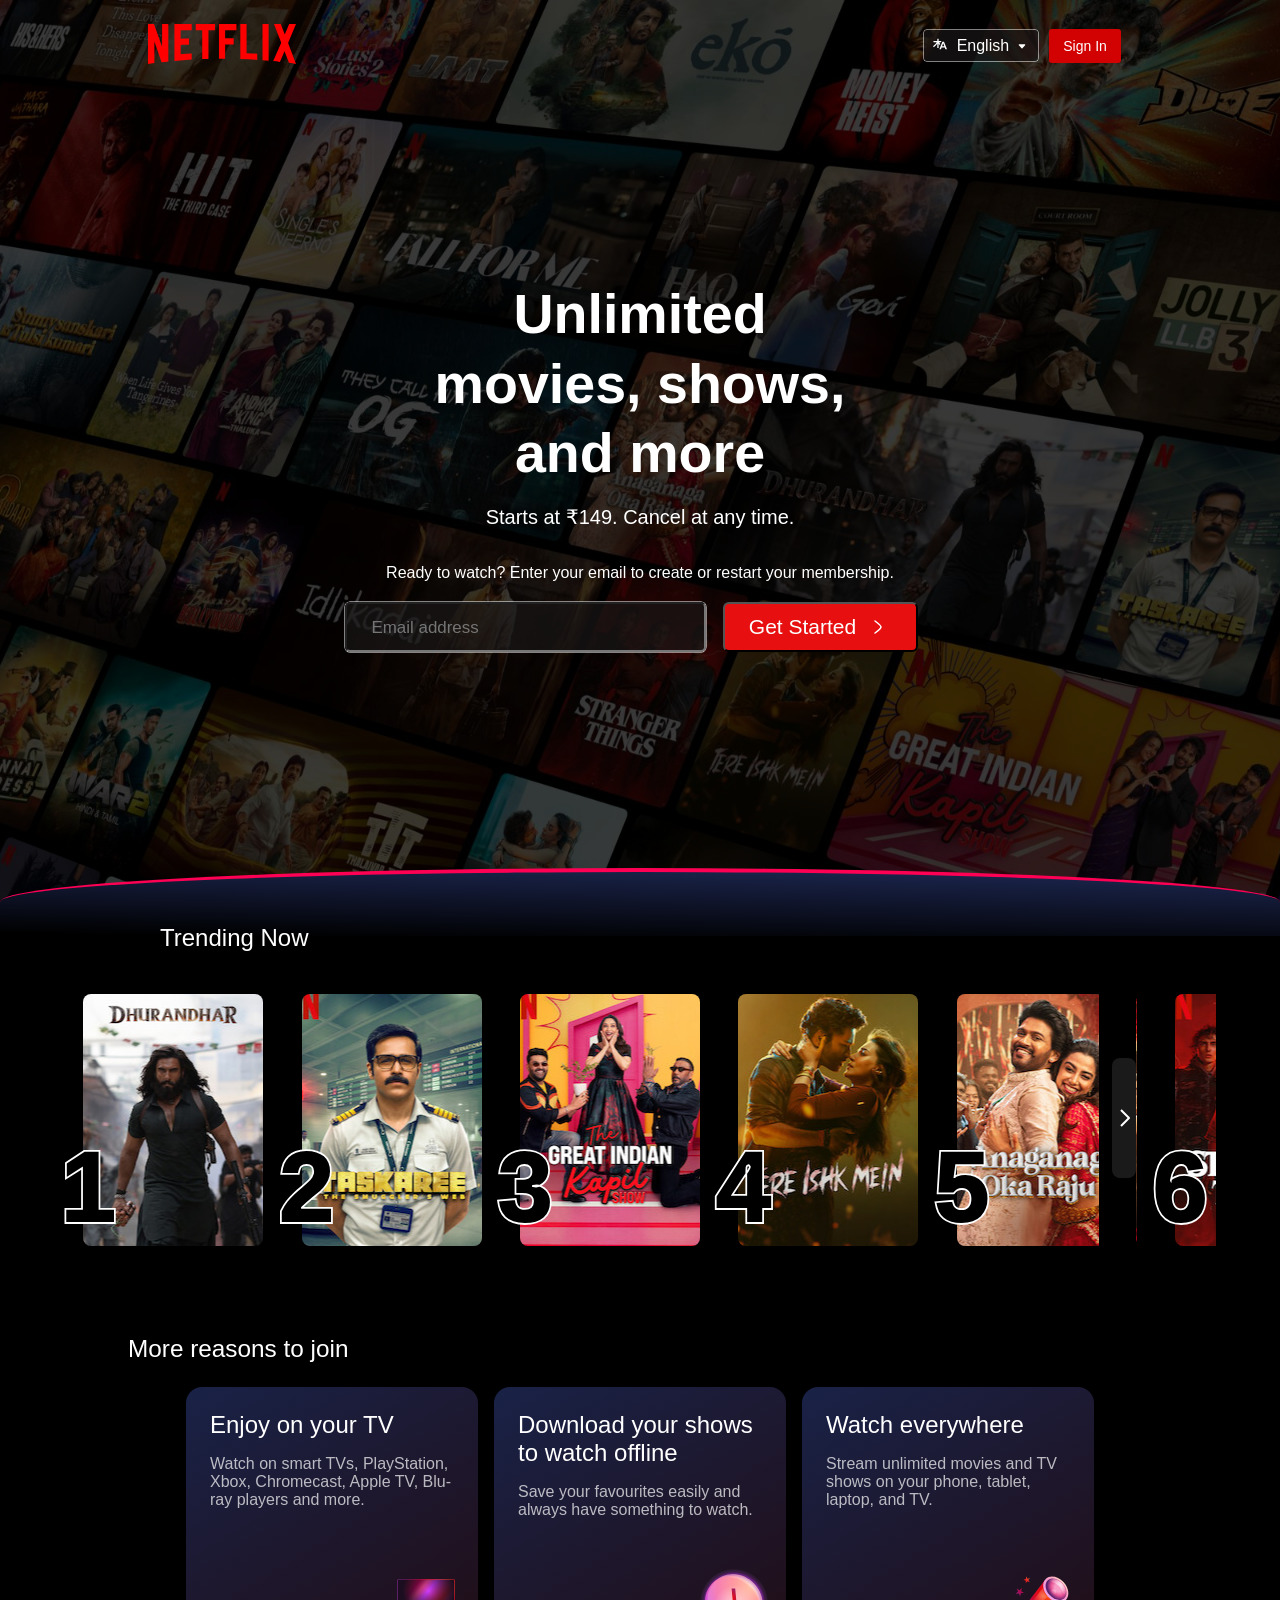
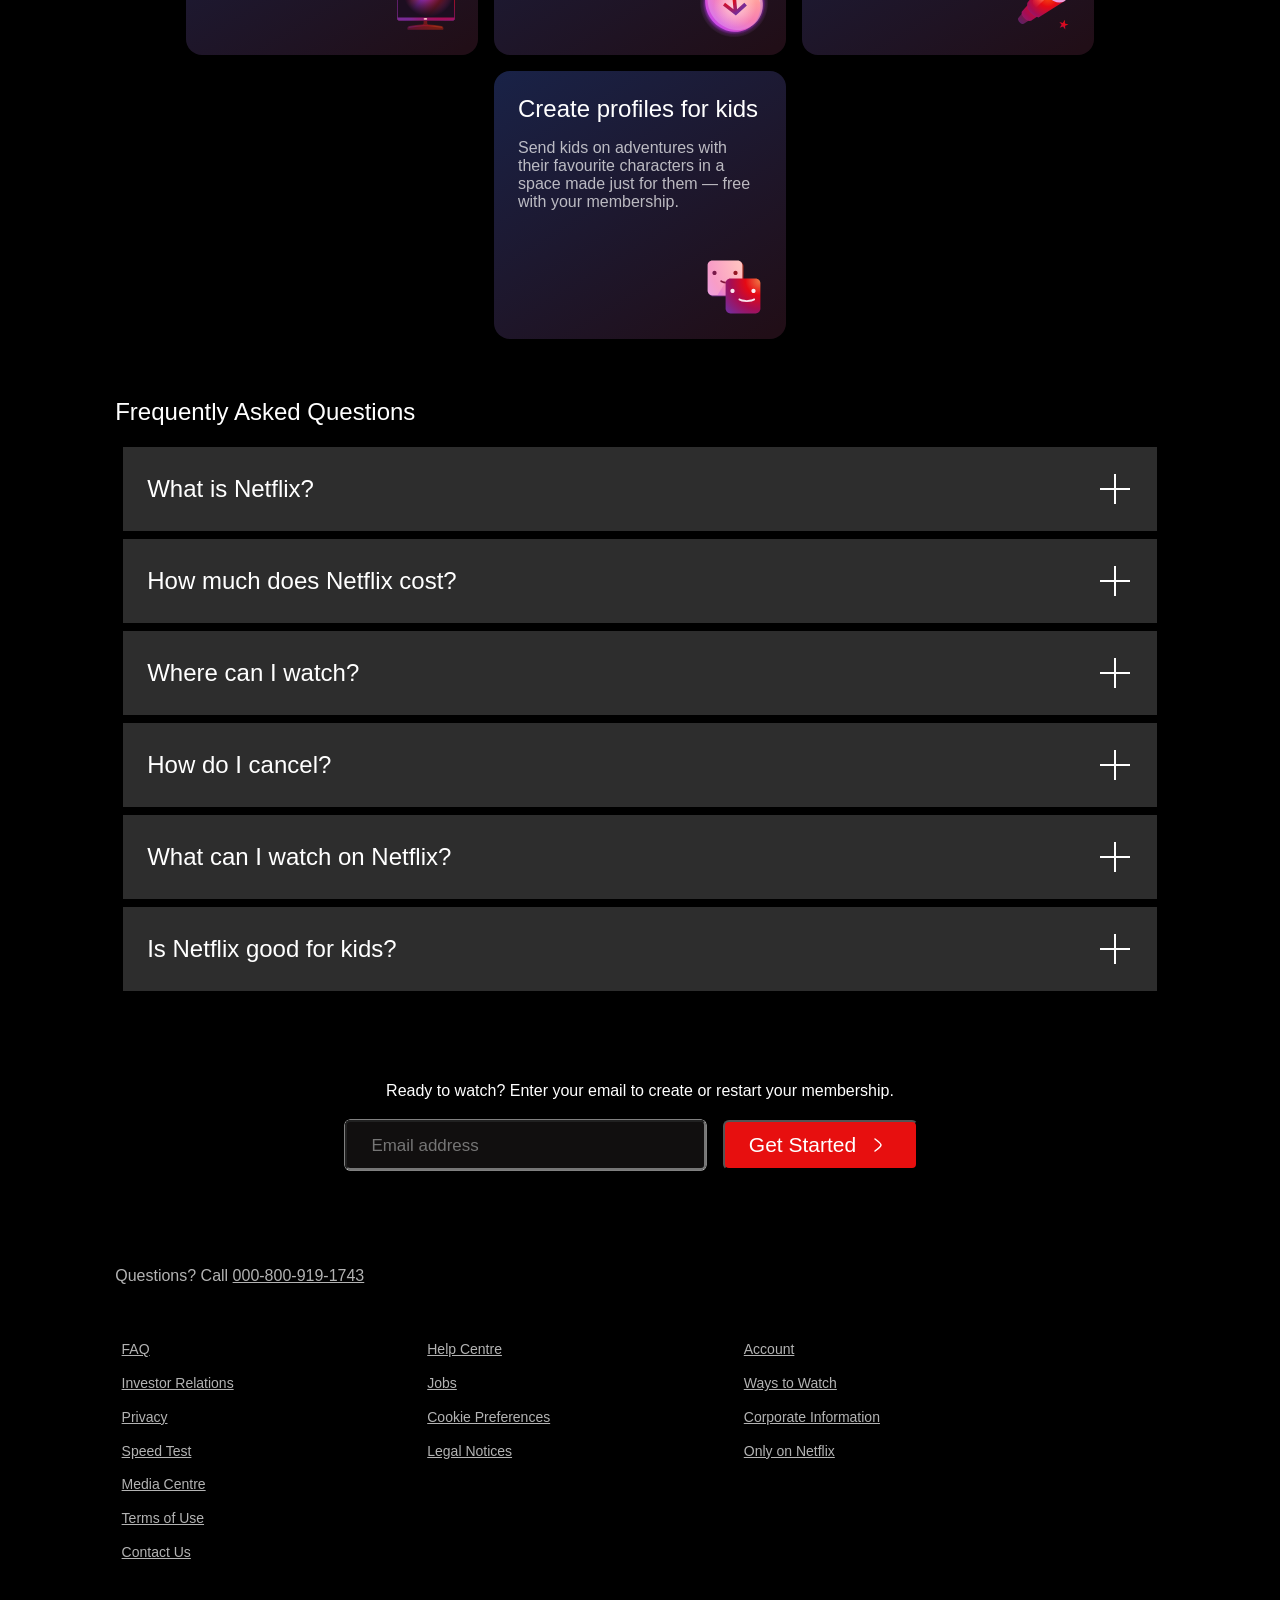
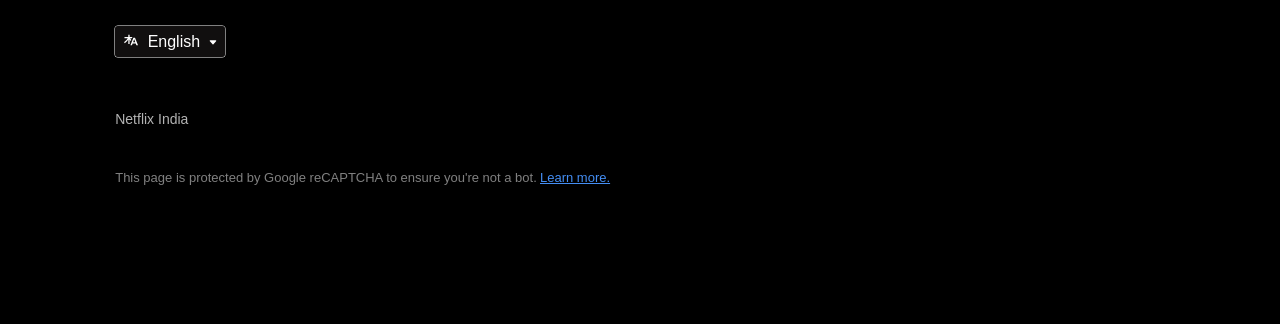
<file: video_53/index.html>
<!DOCTYPE html>
<html lang="en">

<head>
    <meta charset="UTF-8">
    <meta name="viewport" content="width=device-width, initial-scale=1.0">
    <title>Netflix India – Watch Shows Online, Watch Movies Online</title>
    <link rel="stylesheet" href="style.css">
    <link rel="icon" type="image/x-icon" href="assets/favicon.ico">
</head>

<body>
    <div class="main">
        <div class="box"></div>
        <header>
            <nav>
                <div class="navbar">
                    <span><img src="assets/logo.svg" width="100px"></span>
                    <div class="btn">
                        <a class="btn-transparent" href="#"><svg class="svg1" viewBox="0 0 16 16" width="20" height="20"
                                data-icon="LanguagesSmall" data-icon-id=":R135daqjalalalb96:" aria-hidden="true"
                                xmlns="http://www.w3.org/2000/svg" fill="none" role="img">
                                <path fill="currentColor" fill-rule="evenodd"
                                    d="M10.77 5.33 10.5 6 9.34 8.94l-.57 1.44L7.33 14h1.78l.73-1.97h3.58l.74 1.97H16l-3.43-8.67zm-.15 4.6-.24.63h2.51l-1.26-3.35zm-1.1-5.09.1-.19h-3.2V2h-1.5v2.65H.55V6h3.77A11 11 0 0 1 0 10.43c.33.28.81.8 1.05 1.16 1.5-.91 2.85-2.36 3.88-4.02v5.1h1.49V7.52q.6.95 1.33 1.8l.57-1.43a12 12 0 0 1-1.34-1.9h2.09z"
                                    clip-rule="evenodd"></path>
                            </svg> English <svg class="svg2" xmlns="http://www.w3.org/2000/svg" width="16" height="16"
                                fill="currentColor" class="bi bi-caret-down-fill" viewBox="0 0 16 16">
                                <path
                                    d="M7.247 11.14 2.451 5.658C1.885 5.013 2.345 4 3.204 4h9.592a1 1 0 0 1 .753 1.659l-4.796 5.48a1 1 0 0 1-1.506 0z" />
                            </svg>
                        </a>
                        <a class="btn-red" href="#">Sign In</a>
                    </div>
                </div>
            </nav>
        </header>
        <main>
            <div class="hero">
                <div class="content">
                    <div>
                        <h1>
                            Unlimited movies, shows, and more
                        </h1>
                    </div>
                    <div>
                        <p>
                            Starts at ₹149. Cancel at any time.
                        </p>
                    </div>
                </div>
                <form action="#">
                    <div class="form-container">
                        <div class="form-heading">
                            <h3>
                                Ready to watch? Enter your email to create or restart your membership.
                            </h3>
                        </div>
                        <div>
                            <div class="form-content">
                                <input id="inp" type="email" placeholder="Email address">
                                <button class="btnhero"> Get Started <svg xmlns="http://www.w3.org/2000/svg"
                                        viewBox="0 0 24 24" width="24" height="24" color="currentColor" fill="none"
                                        stroke="currentColor" stroke-width="1.5" stroke-linecap="round"
                                        stroke-linejoin="round">
                                        <path d="M9.00005 6C9.00005 6 15 10.4189 15 12C15 13.5812 9 18 9 18" />
                                    </svg></button>
                            </div>
                        </div>
                    </div>
                </form>
            </div>
        </main>

    </div>
    <div class="curve">
        <h3></h3>
        <h2 class="curve-bottom">Trending Now</h2>
    </div>
    <div class="cards-container">
        <div class="cards-button-container-left">
            <div class="cards-button previous">
                <svg viewBox="0 0 24 24" width="24" height="24" data-icon="ChevronLeftMedium" data-icon-id=":rb:"
                    aria-hidden="true" xmlns="http://www.w3.org/2000/svg" fill="none" role="img">
                    <path fill="currentColor" fill-rule="evenodd"
                        d="m8.414 12 7.293 7.293-1.414 1.414-8-8a1 1 0 0 1 0-1.414l8-8 1.414 1.414z"
                        clip-rule="evenodd"></path>
                </svg>
            </div>
        </div>
        <div class="cards" id="slider">
            <div class="card card1">
                <h1>1</h1>
            </div>
            <div class="card card2">
                <h1>2</h1>
            </div>
            <div class="card card3">
                <h1>3</h1>
            </div>
            <div class="card card4">
                <h1>4</h1>
            </div>
            <div class="card card5">
                <h1>5</h1>
            </div>
            <div class="card card6">
                <h1>6</h1>
            </div>
            <div class="card card7">
                <h1>7</h1>
            </div>
            <div class="card card8">
                <h1>8</h1>
            </div>
            <div class="card card9">
                <h1>9</h1>
            </div>
            <div class="card card10">
                <h1>10</h1>
            </div>
        </div>
        <div class="cards-button-container-right">
            <div class="cards-button next">
                <svg viewBox="0 0 24 24" width="24" height="24" data-icon="ChevronRightMedium" data-icon-id=":rs:"
                    aria-hidden="true" xmlns="http://www.w3.org/2000/svg" fill="none" role="img">
                    <path fill="currentColor" fill-rule="evenodd"
                        d="m15.586 12-7.293 7.293 1.414 1.414 8-8a1 1 0 0 0 0-1.414l-8-8-1.414 1.414z"
                        clip-rule="evenodd">
                    </path>
                </svg>
            </div>
        </div>
    </div>
    <div class="info-card-header">
        <h3>More reasons to join</h3>
    </div>
    <div class="info-cards">
        <div class="flex">
            <div class="info-card info-card1">
                <h3>
                    Enjoy on your TV

                </h3>
                <p>
                    Watch on smart TVs, PlayStation, Xbox, Chromecast, Apple TV, Blu-ray players and more.

                </p>
                <svg width="72" height="72" viewBox="0 0 72 72" fill="none">
                    <g id="television-core-small">
                        <path id="Vector" fill-rule="evenodd" clip-rule="evenodd"
                            d="M37.2 53.3992C37.2 52.7365 36.6628 52.1992 36 52.1992H34.8C34.1373 52.1992 33.6 52.7365 33.6 53.3992V56.2636C33.6 56.9129 33.0834 57.4433 32.4347 57.4739C30.3013 57.5744 28.1719 57.7834 26.0546 58.1011L19.444 59.0926C18.2692 59.2688 17.4 60.2782 17.4 61.4662V62.0992C17.4 62.4304 17.6686 62.6992 18 62.6992H52.8C53.1314 62.6992 53.4 62.4304 53.4 62.0992V61.4662C53.4 60.2782 52.5309 59.2688 51.3561 59.0926L44.7454 58.1011C42.6282 57.7834 40.4987 57.5744 38.3653 57.4739C37.7167 57.4433 37.2 56.9129 37.2 56.2636V53.3992Z"
                            fill="url(#paint0_radial_5179_1308)"></path>
                        <path id="Vector_2"
                            d="M18.6 60.7388C18.6 60.2306 18.9587 59.796 19.4602 59.711C22.0196 59.2775 29.7585 58.0508 35.4 58.0508C41.0415 58.0508 48.7804 59.2775 51.3398 59.711C51.8412 59.796 52.2 60.2306 52.2 60.7388C52.2 60.902 52.0575 61.0268 51.8967 61.0004C50.1219 60.707 40.9704 59.2409 35.4 59.2409C29.8295 59.2409 20.678 60.707 18.9033 61.0004C18.7425 61.0268 18.6 60.902 18.6 60.7388Z"
                            fill="url(#paint1_radial_5179_1308)"></path>
                        <path id="Vector_3"
                            d="M63 12H8.99995C8.00584 12 7.19995 12.8059 7.19995 13.8V51.6C7.19995 52.5941 8.00584 53.4 8.99995 53.4H63C63.9941 53.4 64.8 52.5941 64.8 51.6V13.8C64.8 12.8059 63.9941 12 63 12Z"
                            fill="url(#paint2_linear_5179_1308)"></path>
                        <path id="Vector_4"
                            d="M63 12H8.99995C8.00584 12 7.19995 12.8059 7.19995 13.8V51.6C7.19995 52.5941 8.00584 53.4 8.99995 53.4H63C63.9941 53.4 64.8 52.5941 64.8 51.6V13.8C64.8 12.8059 63.9941 12 63 12Z"
                            fill="url(#paint3_radial_5179_1308)"></path>
                        <path id="Vector_5" fill-rule="evenodd" clip-rule="evenodd"
                            d="M8.99995 12.6H63C63.663 12.6 64.2 13.1372 64.2 13.8V50.4H7.79995V13.8C7.79995 13.1372 8.33719 12.6 8.99995 12.6ZM7.19995 50.4V13.8C7.19995 12.8059 8.00581 12 8.99995 12H63C63.9942 12 64.8 12.8059 64.8 13.8V50.4V51.6C64.8 52.5941 63.9942 53.4 63 53.4H8.99995C8.00581 53.4 7.19995 52.5941 7.19995 51.6V50.4Z"
                            fill="url(#paint4_radial_5179_1308)"></path>
                        <path id="Vector_6"
                            d="M35.4 52.8C36.3941 52.8 37.2 52.3971 37.2 51.9C37.2 51.4029 36.3941 51 35.4 51C34.4059 51 33.6 51.4029 33.6 51.9C33.6 52.3971 34.4059 52.8 35.4 52.8Z"
                            fill="url(#paint5_radial_5179_1308)"></path>
                    </g>
                    <defs>
                        <radialGradient id="paint0_radial_5179_1308" cx="0" cy="0" r="1" gradientUnits="userSpaceOnUse"
                            gradientTransform="translate(50.3269 49.3723) rotate(118.526) scale(55.1579 46.2871)">
                            <stop stop-color="#802600"></stop>
                            <stop offset="0.333333" stop-color="#6F181D"></stop>
                            <stop offset="0.666667" stop-color="#5B1333"></stop>
                            <stop offset="1" stop-color="#391945"></stop>
                        </radialGradient>
                        <radialGradient id="paint1_radial_5179_1308" cx="0" cy="0" r="1" gradientUnits="userSpaceOnUse"
                            gradientTransform="translate(48.1077 53.6128) rotate(158.116) scale(32.7275 42.219)">
                            <stop stop-color="#99421D"></stop>
                            <stop offset="0.333333" stop-color="#99161D"></stop>
                            <stop offset="0.666667" stop-color="#7D1845"></stop>
                            <stop offset="1" stop-color="#59216E"></stop>
                        </radialGradient>
                        <linearGradient id="paint2_linear_5179_1308" x1="10.4727" y1="14.9572" x2="56.1755" y2="51.4814"
                            gradientUnits="userSpaceOnUse">
                            <stop stop-color="#99161D"></stop>
                            <stop offset="0.245283" stop-color="#CA005B"></stop>
                            <stop offset="0.346698" stop-color="#FF479A"></stop>
                            <stop offset="0.46934" stop-color="#CC3CFF"></stop>
                            <stop offset="0.735849" stop-color="#BC1A22"></stop>
                            <stop offset="1" stop-color="#C94FF5"></stop>
                        </linearGradient>
                        <radialGradient id="paint3_radial_5179_1308" cx="0" cy="0" r="1" gradientUnits="userSpaceOnUse"
                            gradientTransform="translate(38.6181 23.8286) rotate(90) scale(25.9571 25.8545)">
                            <stop stop-color="#1C0E20" stop-opacity="0"></stop>
                            <stop offset="1" stop-color="#1C0E20"></stop>
                        </radialGradient>
                        <radialGradient id="paint4_radial_5179_1308" cx="0" cy="0" r="1" gradientUnits="userSpaceOnUse"
                            gradientTransform="translate(54 20.1938) rotate(144.293) scale(47.2897 44.8232)">
                            <stop stop-color="#EF7744"></stop>
                            <stop offset="0.333333" stop-color="#E50914"></stop>
                            <stop offset="0.666667" stop-color="#A70D53"></stop>
                            <stop offset="1" stop-color="#792A95"></stop>
                        </radialGradient>
                        <radialGradient id="paint5_radial_5179_1308" cx="0" cy="0" r="1" gradientUnits="userSpaceOnUse"
                            gradientTransform="translate(36.525 51.3562) rotate(135) scale(4.58735)">
                            <stop stop-color="#FFDCCC"></stop>
                            <stop offset="0.333333" stop-color="#FFBDC0"></stop>
                            <stop offset="0.666667" stop-color="#F89DC6"></stop>
                            <stop offset="1" stop-color="#E4A1FA"></stop>
                        </radialGradient>
                    </defs>
                </svg>
            </div>

            <div class="info-card info-card1">
                <h3>
                    Download your shows to watch offline
                </h3>
                <p>
                    Save your favourites easily and always have something to watch.
                </p>
                <svg width="72" height="72" viewBox="0 0 72 72" fill="none">
                    <g id="download-core-small">
                        <path id="Vector"
                            d="M36 70.2008C54.8882 70.2008 70.2001 54.8889 70.2001 36.0008C70.2001 17.1126 54.8882 1.80078 36 1.80078C17.1119 1.80078 1.80005 17.1126 1.80005 36.0008C1.80005 54.8889 17.1119 70.2008 36 70.2008Z"
                            fill="url(#paint0_radial_5179_7940)"></path>
                        <path id="Vector_2" opacity="0.4"
                            d="M64.7658 36.195C65.5206 51.5916 53.7908 63.5824 38.5668 62.977C23.3428 62.3722 10.3893 49.4 9.63446 34.0034C8.87954 18.6068 20.6091 6.61594 35.8331 7.22116C51.0571 7.82638 64.0104 20.7984 64.7658 36.195Z"
                            fill="url(#paint1_radial_5179_7940)"></path>
                        <path id="Vector_3"
                            d="M62.3657 37.9958C63.1205 53.3924 51.3908 65.3832 36.1668 64.7778C20.9428 64.173 7.9893 51.2008 7.23444 35.8041C6.47952 20.4075 18.2091 8.41672 33.4331 9.02194C48.6571 9.62716 61.6103 22.5992 62.3657 37.9958Z"
                            fill="url(#paint2_radial_5179_7940)"></path>
                        <path id="Vector_4" opacity="0.5"
                            d="M64.7658 36.195C65.5206 51.5916 53.7908 63.5824 38.5668 62.977C23.3428 62.3722 10.3893 49.4 9.63446 34.0034C8.87954 18.6068 20.6091 6.61594 35.8331 7.22116C51.0571 7.82638 64.0104 20.7984 64.7658 36.195Z"
                            fill="url(#paint3_radial_5179_7940)"></path>
                        <path id="Vector_5" opacity="0.6"
                            d="M36.9 60.6C48.6636 60.6 58.2 51.0637 58.2 39.3C58.2 27.5363 48.6636 18 36.9 18C25.1363 18 15.6 27.5363 15.6 39.3C15.6 51.0637 25.1363 60.6 36.9 60.6Z"
                            fill="url(#paint4_radial_5179_7940)"></path>
                        <path id="Vector_6" fill-rule="evenodd" clip-rule="evenodd"
                            d="M39.0849 42.2727L46.3387 35.76L48.8945 38.5142L38.9118 47.477L37.8466 48.4333L36.6071 47.477L24.9899 38.5142L27.0434 35.76L35.4849 42.2727L33.6 21.6016H37.2L39.0849 42.2727Z"
                            fill="url(#paint5_radial_5179_7940)"></path>
                        <path id="Vector_7" opacity="0.4" fill-rule="evenodd" clip-rule="evenodd"
                            d="M61.6566 34.9618C61.7832 35.3893 62.391 35.3233 62.3694 34.878C61.6962 21.1369 50.1509 9.55975 36.5817 9.01957C34.4606 8.93515 32.4155 9.12541 30.4772 9.55909C30.0745 9.64915 30.1575 10.2082 30.5697 10.2246C45.0094 10.7979 57.6246 21.2971 61.6566 34.9618Z"
                            fill="url(#paint6_radial_5179_7940)"></path>
                    </g>
                    <defs>
                        <radialGradient id="paint0_radial_5179_7940" cx="0" cy="0" r="1" gradientUnits="userSpaceOnUse"
                            gradientTransform="translate(36.0001 36.1837) rotate(-90) scale(34.3829)">
                            <stop offset="0.782019" stop-color="#982DBE"></stop>
                            <stop offset="0.906819" stop-color="#B038DC" stop-opacity="0.2"></stop>
                            <stop offset="1" stop-color="#E4A1FA" stop-opacity="0"></stop>
                        </radialGradient>
                        <radialGradient id="paint1_radial_5179_7940" cx="0" cy="0" r="1" gradientUnits="userSpaceOnUse"
                            gradientTransform="translate(52.9937 20.0992) rotate(135) scale(49.9836)">
                            <stop stop-color="#FFDCCC"></stop>
                            <stop offset="0.333333" stop-color="#FFBDC0"></stop>
                            <stop offset="0.666667" stop-color="#F89DC6"></stop>
                            <stop offset="1" stop-color="#E4A1FA"></stop>
                        </radialGradient>
                        <radialGradient id="paint2_radial_5179_7940" cx="0" cy="0" r="1" gradientUnits="userSpaceOnUse"
                            gradientTransform="translate(52.7999 19.6937) rotate(135) scale(53.1037)">
                            <stop stop-color="#FFA984"></stop>
                            <stop offset="0.333333" stop-color="#FF787F"></stop>
                            <stop offset="0.666667" stop-color="#F45FA2"></stop>
                            <stop offset="1" stop-color="#C44AF1"></stop>
                        </radialGradient>
                        <radialGradient id="paint3_radial_5179_7940" cx="0" cy="0" r="1" gradientUnits="userSpaceOnUse"
                            gradientTransform="translate(52.9937 20.0992) rotate(135) scale(49.9836)">
                            <stop stop-color="#FFDCCC"></stop>
                            <stop offset="0.333333" stop-color="#FFBDC0"></stop>
                            <stop offset="0.666667" stop-color="#F89DC6"></stop>
                            <stop offset="1" stop-color="#E4A1FA"></stop>
                        </radialGradient>
                        <radialGradient id="paint4_radial_5179_7940" cx="0" cy="0" r="1" gradientUnits="userSpaceOnUse"
                            gradientTransform="translate(36.9 39.3) scale(21.3)">
                            <stop stop-color="white"></stop>
                            <stop offset="1" stop-color="white" stop-opacity="0"></stop>
                        </radialGradient>
                        <radialGradient id="paint5_radial_5179_7940" cx="0" cy="0" r="1" gradientUnits="userSpaceOnUse"
                            gradientTransform="translate(31.2 32.1016) rotate(39.5226) scale(15.5567)">
                            <stop stop-color="#EF7744"></stop>
                            <stop offset="0.2406" stop-color="#E50914"></stop>
                            <stop offset="1" stop-color="#792A95"></stop>
                        </radialGradient>
                        <radialGradient id="paint6_radial_5179_7940" cx="0" cy="0" r="1" gradientUnits="userSpaceOnUse"
                            gradientTransform="translate(50.7 21.3) rotate(-180) scale(30)">
                            <stop stop-color="white"></stop>
                            <stop offset="1" stop-color="white" stop-opacity="0"></stop>
                        </radialGradient>
                    </defs>
                </svg>
            </div>

            <div class="info-card info-card1">
                <h3>
                    Watch everywhere

                </h3>
                <p>
                    Stream unlimited movies and TV shows on your phone, tablet, laptop, and TV.
                </p>
                <svg width="72" height="72" viewBox="0 0 72 72" fill="none">
                    <g id="telescope-core-small">
                        <path id="Vector"
                            d="M24.0492 36.6016L33.6 46.3898L17.8029 56.8633C17.8029 56.8633 15.8891 57.6983 13.625 55.2638C11.361 52.8293 12.1235 51.238 12.1235 51.238L24.0492 36.6016Z"
                            fill="url(#paint0_radial_5179_1664)"></path>
                        <path id="Vector_2"
                            d="M25.0344 34.1992L36 46.151L25.0616 53.8043C25.0616 53.8043 21.8289 55.0984 18.0987 51.0172C14.3686 46.9358 15.9198 44.5105 15.9198 44.5105L25.0344 34.1992Z"
                            fill="url(#paint1_radial_5179_1664)"></path>
                        <path id="Vector_3"
                            d="M39 13.0195L59.1 33.6788L32.5325 50.4142C32.5325 50.4142 28.7459 50.2552 24.3978 45.4897C20.0498 40.7243 21.4096 35.8101 21.4096 35.8101L39 13.0195Z"
                            fill="url(#paint2_radial_5179_1664)"></path>
                        <path id="Vector_4"
                            d="M57.6709 15.3516C63.1044 21.2807 63.9858 29.2883 59.6386 33.2371C55.2916 37.186 47.3628 35.5806 41.9292 29.6515C36.4954 23.7224 35.6145 15.7148 39.9615 11.766C44.3084 7.81716 52.2372 9.42252 57.6709 15.3516Z"
                            fill="url(#paint3_radial_5179_1664)"></path>
                        <path id="Vector_5"
                            d="M58.3787 31.255C54.8121 34.5032 48.2143 33.0817 43.6421 28.0798C39.07 23.078 38.2547 16.39 41.8213 13.1419C45.3879 9.89364 51.9857 11.3152 56.5579 16.3171C61.1298 21.3189 61.9452 28.0069 58.3787 31.255Z"
                            fill="url(#paint4_radial_5179_1664)"></path>
                        <path id="Vector_6" opacity="0.85"
                            d="M59.6783 28.823C60.576 24.1785 59.6544 20.5934 56.1603 16.6199C52.6662 12.6464 47.3508 10.8657 43.7796 12.7598C39.371 15.098 48.3734 13.5961 53.4577 19.5815C57.8259 24.724 58.8516 33.1009 59.6783 28.823Z"
                            fill="url(#paint5_radial_5179_1664)"></path>
                        <path id="Vector_7" opacity="0.4"
                            d="M50.3979 25.2452C50.4549 26.7239 49.2932 27.7677 47.8032 27.5766C46.3131 27.3856 45.059 26.032 45.002 24.5532C44.945 23.0745 46.1067 22.0307 47.5968 22.2218C49.0868 22.4128 50.341 23.7664 50.3979 25.2452Z"
                            fill="url(#paint6_radial_5179_1664)"></path>
                        <path id="Vector_8" opacity="0.6"
                            d="M36.9217 21.0039L26.4258 34.3627C26.3297 36.4604 28.2903 39.5534 30.0334 40.8344L41.2345 29.9105C39.6 28.2005 36.9591 24.1025 36.9217 21.0039Z"
                            fill="url(#paint7_radial_5179_1664)"></path>
                        <path id="Vector_9" fill-rule="evenodd" clip-rule="evenodd"
                            d="M20.0576 9.60156L21.479 11.7187L24 11.0654L22.3575 13.0272L23.7789 15.1444L21.3424 14.2397L19.7 16.2016L19.8365 13.6806L17.4 12.7759L19.9209 12.1225L20.0576 9.60156ZM58.776 52.8016L58.9623 56.4685L62.4 57.4188L59.0774 58.7347L59.2637 62.4016L57.0239 59.548L53.7014 60.8638L55.6397 57.7843L53.4 54.9307L56.8377 55.8811L58.776 52.8016ZM15.206 24.2101L15.8768 21.0016L13.4793 23.1964L10.6853 21.5563L11.9975 24.553L9.59998 26.7478L12.8085 26.405L14.1207 29.4016L14.7915 26.1931L18 25.8502L15.206 24.2101Z"
                            fill="url(#paint8_linear_5179_1664)"></path>
                    </g>
                    <defs>
                        <radialGradient id="paint0_radial_5179_1664" cx="0" cy="0" r="1" gradientUnits="userSpaceOnUse"
                            gradientTransform="translate(36.6875 32.7016) rotate(135) scale(34.9134)">
                            <stop stop-color="#99421D"></stop>
                            <stop offset="0.333333" stop-color="#99161D"></stop>
                            <stop offset="0.666667" stop-color="#7D1845"></stop>
                            <stop offset="1" stop-color="#59216E"></stop>
                        </radialGradient>
                        <radialGradient id="paint1_radial_5179_1664" cx="0" cy="0" r="1" gradientUnits="userSpaceOnUse"
                            gradientTransform="translate(42.5937 27.2992) rotate(135) scale(44.5477 44.5279)">
                            <stop stop-color="#EF7744"></stop>
                            <stop offset="0.333333" stop-color="#E50914"></stop>
                            <stop offset="0.666667" stop-color="#A70D53"></stop>
                            <stop offset="1" stop-color="#792A95"></stop>
                        </radialGradient>
                        <radialGradient id="paint2_radial_5179_1664" cx="0" cy="0" r="1" gradientUnits="userSpaceOnUse"
                            gradientTransform="translate(42.3 29.106) rotate(135) scale(31.8127)">
                            <stop stop-color="#FB540D"></stop>
                            <stop offset="0.333333" stop-color="#E50914"></stop>
                            <stop offset="0.666667" stop-color="#A70D53"></stop>
                            <stop offset="1" stop-color="#792A95"></stop>
                        </radialGradient>
                        <radialGradient id="paint3_radial_5179_1664" cx="0" cy="0" r="1" gradientUnits="userSpaceOnUse"
                            gradientTransform="translate(57.675 14.7078) rotate(134.326) scale(24.0433 24.0367)">
                            <stop stop-color="#FFDCCC"></stop>
                            <stop offset="0.333333" stop-color="#FFBDC0"></stop>
                            <stop offset="0.666667" stop-color="#F89DC6"></stop>
                            <stop offset="1" stop-color="#E4A1FA"></stop>
                        </radialGradient>
                        <radialGradient id="paint4_radial_5179_1664" cx="0" cy="0" r="1" gradientUnits="userSpaceOnUse"
                            gradientTransform="translate(52.1305 21.273) rotate(141.875) scale(9.87138 12.8159)">
                            <stop offset="0.307292" stop-color="#F89DC6"></stop>
                            <stop offset="0.645392" stop-color="#E75094"></stop>
                            <stop offset="1" stop-color="#59216E"></stop>
                        </radialGradient>
                        <radialGradient id="paint5_radial_5179_1664" cx="0" cy="0" r="1" gradientUnits="userSpaceOnUse"
                            gradientTransform="translate(55.8 15.6) rotate(135) scale(13.1522)">
                            <stop stop-color="white"></stop>
                            <stop offset="1" stop-color="white" stop-opacity="0"></stop>
                        </radialGradient>
                        <radialGradient id="paint6_radial_5179_1664" cx="0" cy="0" r="1" gradientUnits="userSpaceOnUse"
                            gradientTransform="translate(49.2362 22.9648) rotate(131.079) scale(5.08644 6.006)">
                            <stop stop-color="white"></stop>
                            <stop offset="1" stop-color="white" stop-opacity="0"></stop>
                        </radialGradient>
                        <radialGradient id="paint7_radial_5179_1664" cx="0" cy="0" r="1" gradientUnits="userSpaceOnUse"
                            gradientTransform="translate(36.8758 29.1353) rotate(137.622) scale(13.5764)">
                            <stop stop-color="#FFA984"></stop>
                            <stop offset="1" stop-color="#F7636B" stop-opacity="0"></stop>
                        </radialGradient>
                        <linearGradient id="paint8_linear_5179_1664" x1="44.65" y1="27.9016" x2="24.25" y2="48.3016"
                            gradientUnits="userSpaceOnUse">
                            <stop stop-color="#EF7744"></stop>
                            <stop offset="0.333333" stop-color="#E50914"></stop>
                            <stop offset="0.666667" stop-color="#A70D53"></stop>
                            <stop offset="1" stop-color="#792A95"></stop>
                        </linearGradient>
                    </defs>
                </svg>
            </div>

            <div class="info-card info-card1">
                <h3>
                    Create profiles for kids
                </h3>
                <p>
                    Send kids on adventures with their favourite characters in a space made just for them — free with
                    your membership.
                </p>
                <svg width="72" height="72" viewBox="0 0 72 72" fill="none">
                    <g id="profiles-core-small">
                        <path id="Vector"
                            d="M10.8 15.6008C10.8 12.9499 12.949 10.8008 15.5999 10.8008H40.8C43.4509 10.8008 45.6 12.9498 45.6 15.6008V40.8007C45.6 43.4516 43.4509 45.6007 40.8 45.6007H15.6C12.949 45.6007 10.8 43.4517 10.8 40.8007V15.6008Z"
                            fill="url(#paint0_radial_5179_7919)"></path>
                        <path id="Vector_2"
                            d="M9.59998 14.4016C9.59998 11.7506 11.749 9.60162 14.4 9.60156H39.6C42.251 9.60156 44.4 11.7506 44.4 14.4016V39.6015C44.4 42.2525 42.251 44.4015 39.6 44.4015H14.4C11.749 44.4016 9.59998 42.2525 9.59998 39.6015V14.4016Z"
                            fill="url(#paint1_radial_5179_7919)"></path>
                        <path id="Vector_3"
                            d="M18.6 21.9008C18.6 23.0606 17.6598 24.0008 16.5 24.0008C15.3402 24.0008 14.4 23.0606 14.4 21.9008C14.4 20.741 15.3402 19.8008 16.5 19.8008C17.6598 19.8008 18.6 20.741 18.6 21.9008Z"
                            fill="url(#paint2_radial_5179_7919)"></path>
                        <path id="Vector_4"
                            d="M39.6 21.9008C39.6 23.0606 38.6598 24.0008 37.5 24.0008C36.3402 24.0008 35.4 23.0606 35.4 21.9008C35.4 20.741 36.3402 19.8008 37.5 19.8008C38.6598 19.8008 39.6 20.741 39.6 21.9008Z"
                            fill="url(#paint3_radial_5179_7919)"></path>
                        <path id="Vector_5"
                            d="M23.6713 29.4501C23.2437 29.1967 22.6917 29.3379 22.4383 29.7655C22.1848 30.1932 22.3261 30.7452 22.7537 30.9986C23.8254 31.6337 26.769 32.7744 30.6375 32.7744C34.506 32.7744 37.4497 31.6337 38.5213 30.9986C38.949 30.7452 39.0902 30.1932 38.8368 29.7655C38.5834 29.3379 38.0313 29.1967 37.6037 29.4501C36.8191 29.9151 34.194 30.9744 30.6375 30.9744C27.081 30.9744 24.456 29.9151 23.6713 29.4501Z"
                            fill="url(#paint4_radial_5179_7919)"></path>
                        <path id="Vector_6" opacity="0.35"
                            d="M19.2 44.4016H28.2L32.4 27.6016C30.2787 28.1801 28.4542 29.5387 27.2921 31.4053L19.2 44.4016Z"
                            fill="url(#paint5_radial_5179_7919)"></path>
                        <path id="Vector_7"
                            d="M27.6 32.4016C27.6 29.7506 29.749 27.6016 32.4 27.6016L57.6 27.6016C60.2508 27.6016 62.4 29.7506 62.4 32.4016V57.6015C62.4 60.2524 60.2508 62.4016 57.6 62.4016H32.4C29.749 62.4016 27.6 60.2524 27.6 57.6016V32.4016Z"
                            fill="url(#paint6_radial_5179_7919)"></path>
                        <path id="Vector_8"
                            d="M36.6 39.9008C36.6 41.0606 35.6598 42.0008 34.5 42.0008C33.3402 42.0008 32.4 41.0606 32.4 39.9008C32.4 38.741 33.3402 37.8008 34.5 37.8008C35.6598 37.8008 36.6 38.741 36.6 39.9008Z"
                            fill="url(#paint7_radial_5179_7919)"></path>
                        <path id="Vector_9"
                            d="M57.6 39.9008C57.6 41.0606 56.6598 42.0008 55.5 42.0008C54.3402 42.0008 53.4 41.0606 53.4 39.9008C53.4 38.741 54.3402 37.8008 55.5 37.8008C56.6598 37.8008 57.6 38.741 57.6 39.9008Z"
                            fill="url(#paint8_radial_5179_7919)"></path>
                        <path id="Vector_10"
                            d="M41.8213 47.6025C41.3937 47.349 40.8416 47.4903 40.5882 47.9179C40.3348 48.3455 40.476 48.8976 40.9037 49.1509C41.9753 49.786 44.919 50.9267 48.7875 50.9267C52.656 50.9267 55.5996 49.786 56.6713 49.1509C57.0989 48.8976 57.2402 48.3455 56.9867 47.9179C56.7333 47.4903 56.1813 47.349 55.7537 47.6025C54.969 48.0674 52.344 49.1267 48.7875 49.1267C45.231 49.1267 42.6059 48.0674 41.8213 47.6025Z"
                            fill="url(#paint9_radial_5179_7919)"></path>
                    </g>
                    <defs>
                        <radialGradient id="paint0_radial_5179_7919" cx="0" cy="0" r="1" gradientUnits="userSpaceOnUse"
                            gradientTransform="translate(39.075 17.6882) rotate(135) scale(32.8097)">
                            <stop stop-color="#99421D"></stop>
                            <stop offset="0.333333" stop-color="#99161D"></stop>
                            <stop offset="0.666667" stop-color="#7D1845"></stop>
                            <stop offset="1" stop-color="#59216E"></stop>
                        </radialGradient>
                        <radialGradient id="paint1_radial_5179_7919" cx="0" cy="0" r="1" gradientUnits="userSpaceOnUse"
                            gradientTransform="translate(62.4 8.70157) rotate(133.87) scale(75.3216)">
                            <stop stop-color="#FFDCCC"></stop>
                            <stop offset="0.333333" stop-color="#FFBDC0"></stop>
                            <stop offset="0.666667" stop-color="#F89DC6"></stop>
                            <stop offset="1" stop-color="#E4A1FA"></stop>
                        </radialGradient>
                        <radialGradient id="paint2_radial_5179_7919" cx="0" cy="0" r="1" gradientUnits="userSpaceOnUse"
                            gradientTransform="translate(60.3 11.1008) rotate(133.939) scale(68.7426 55.9547)">
                            <stop stop-color="#99421D"></stop>
                            <stop offset="0.333333" stop-color="#99161D"></stop>
                            <stop offset="0.666667" stop-color="#7D1845"></stop>
                            <stop offset="1" stop-color="#59216E"></stop>
                        </radialGradient>
                        <radialGradient id="paint3_radial_5179_7919" cx="0" cy="0" r="1" gradientUnits="userSpaceOnUse"
                            gradientTransform="translate(60.3 11.1008) rotate(133.939) scale(68.7426 55.9547)">
                            <stop stop-color="#99421D"></stop>
                            <stop offset="0.333333" stop-color="#99161D"></stop>
                            <stop offset="0.666667" stop-color="#7D1845"></stop>
                            <stop offset="1" stop-color="#59216E"></stop>
                        </radialGradient>
                        <radialGradient id="paint4_radial_5179_7919" cx="0" cy="0" r="1" gradientUnits="userSpaceOnUse"
                            gradientTransform="translate(60.3 11.0994) rotate(133.939) scale(68.7426 55.9548)">
                            <stop stop-color="#99421D"></stop>
                            <stop offset="0.333333" stop-color="#99161D"></stop>
                            <stop offset="0.666667" stop-color="#7D1845"></stop>
                            <stop offset="1" stop-color="#59216E"></stop>
                        </radialGradient>
                        <radialGradient id="paint5_radial_5179_7919" cx="0" cy="0" r="1" gradientUnits="userSpaceOnUse"
                            gradientTransform="translate(39.6 27.9016) rotate(135) scale(23.3345)">
                            <stop stop-color="#FFA984"></stop>
                            <stop offset="0.333333" stop-color="#FF787F"></stop>
                            <stop offset="0.666667" stop-color="#F45FA2"></stop>
                            <stop offset="1" stop-color="#C44AF1"></stop>
                        </radialGradient>
                        <radialGradient id="paint6_radial_5179_7919" cx="0" cy="0" r="1" gradientUnits="userSpaceOnUse"
                            gradientTransform="translate(61.8 29.7016) rotate(135) scale(43.2749)">
                            <stop stop-color="#EF7744"></stop>
                            <stop offset="0.333333" stop-color="#E50914"></stop>
                            <stop offset="0.666667" stop-color="#A70D53"></stop>
                            <stop offset="1" stop-color="#792A95"></stop>
                        </radialGradient>
                        <radialGradient id="paint7_radial_5179_7919" cx="0" cy="0" r="1" gradientUnits="userSpaceOnUse"
                            gradientTransform="translate(62.1 11.1008) rotate(137.146) scale(73.6614 60.3576)">
                            <stop stop-color="#FFDCCC"></stop>
                            <stop offset="0.333333" stop-color="#FDF6F6"></stop>
                            <stop offset="0.666667" stop-color="#FADCE9"></stop>
                            <stop offset="1" stop-color="#E4A1FA"></stop>
                        </radialGradient>
                        <radialGradient id="paint8_radial_5179_7919" cx="0" cy="0" r="1" gradientUnits="userSpaceOnUse"
                            gradientTransform="translate(62.1 11.1008) rotate(137.146) scale(73.6614 60.3576)">
                            <stop stop-color="#FFDCCC"></stop>
                            <stop offset="0.333333" stop-color="#FDF6F6"></stop>
                            <stop offset="0.666667" stop-color="#FADCE9"></stop>
                            <stop offset="1" stop-color="#E4A1FA"></stop>
                        </radialGradient>
                        <radialGradient id="paint9_radial_5179_7919" cx="0" cy="0" r="1" gradientUnits="userSpaceOnUse"
                            gradientTransform="translate(62.1 11.1017) rotate(137.146) scale(73.6614 60.3576)">
                            <stop stop-color="#FFDCCC"></stop>
                            <stop offset="0.333333" stop-color="#FDF6F6"></stop>
                            <stop offset="0.666667" stop-color="#FADCE9"></stop>
                            <stop offset="1" stop-color="#E4A1FA"></stop>
                        </radialGradient>
                    </defs>
                </svg>
            </div>
        </div>
    </div>
    <div class="fques">
        <h2>Frequently Asked Questions</h2>
        <ul>
            <li>
                <div>
                    <h3>
                        What is Netflix?
                    </h3>
                    <svg viewBox="0 0 36 36" width="36" height="36" data-icon="PlusLarge"
                        data-icon-id=":R2dakq6lalaanb96:" aria-hidden="true"
                        class="default-ltr-iqcdef-cache-1ulhx3w e1jjil14" xmlns="http://www.w3.org/2000/svg" fill="none"
                        role="img">
                        <path fill="currentColor" fill-rule="evenodd" d="M17 17V3h2v14h14v2H19v14h-2V19H3v-2z"
                            clip-rule="evenodd">
                        </path>
                    </svg>
                </div>
            </li>
            <li>
                <div>
                    <h3>
                        How much does Netflix cost?
                    </h3>
                    <svg viewBox="0 0 36 36" width="36" height="36" data-icon="PlusLarge"
                        data-icon-id=":R2dakq6lalaanb96:" aria-hidden="true"
                        class="default-ltr-iqcdef-cache-1ulhx3w e1jjil14" xmlns="http://www.w3.org/2000/svg" fill="none"
                        role="img">
                        <path fill="currentColor" fill-rule="evenodd" d="M17 17V3h2v14h14v2H19v14h-2V19H3v-2z"
                            clip-rule="evenodd">
                        </path>
                    </svg>
                </div>
            </li>
            <li>
                <div>
                    <h3>
                        Where can I watch?
                    </h3>
                    <svg viewBox="0 0 36 36" width="36" height="36" data-icon="PlusLarge"
                        data-icon-id=":R2dakq6lalaanb96:" aria-hidden="true"
                        class="default-ltr-iqcdef-cache-1ulhx3w e1jjil14" xmlns="http://www.w3.org/2000/svg" fill="none"
                        role="img">
                        <path fill="currentColor" fill-rule="evenodd" d="M17 17V3h2v14h14v2H19v14h-2V19H3v-2z"
                            clip-rule="evenodd">
                        </path>
                    </svg>
                </div>
            </li>
            <li>
                <div>
                    <h3>
                        How do I cancel?
                    </h3>
                    <svg viewBox="0 0 36 36" width="36" height="36" data-icon="PlusLarge"
                        data-icon-id=":R2dakq6lalaanb96:" aria-hidden="true"
                        class="default-ltr-iqcdef-cache-1ulhx3w e1jjil14" xmlns="http://www.w3.org/2000/svg" fill="none"
                        role="img">
                        <path fill="currentColor" fill-rule="evenodd" d="M17 17V3h2v14h14v2H19v14h-2V19H3v-2z"
                            clip-rule="evenodd">
                        </path>
                    </svg>
                </div>
            </li>
            <li>
                <div>
                    <h3>
                        What can I watch on Netflix?
                    </h3>
                    <svg viewBox="0 0 36 36" width="36" height="36" data-icon="PlusLarge"
                        data-icon-id=":R2dakq6lalaanb96:" aria-hidden="true"
                        class="default-ltr-iqcdef-cache-1ulhx3w e1jjil14" xmlns="http://www.w3.org/2000/svg" fill="none"
                        role="img">
                        <path fill="currentColor" fill-rule="evenodd" d="M17 17V3h2v14h14v2H19v14h-2V19H3v-2z"
                            clip-rule="evenodd">
                        </path>
                    </svg>
                </div>
            </li>
            <li>
                <div>
                    <h3>
                        Is Netflix good for kids?
                    </h3>
                    <svg viewBox="0 0 36 36" width="36" height="36" data-icon="PlusLarge"
                        data-icon-id=":R2dakq6lalaanb96:" aria-hidden="true"
                        class="default-ltr-iqcdef-cache-1ulhx3w e1jjil14" xmlns="http://www.w3.org/2000/svg" fill="none"
                        role="img">
                        <path fill="currentColor" fill-rule="evenodd" d="M17 17V3h2v14h14v2H19v14h-2V19H3v-2z"
                            clip-rule="evenodd">
                        </path>
                    </svg>
                </div>
            </li>
        </ul>
    </div>
    <div class="footer-form-container">
        <form action="#">
            <div class="footer-form">
                <div class="footer-form-heading">
                    <h3>
                        Ready to watch? Enter your email to create or restart your membership.
                    </h3>
                </div>
                <div>
                    <div class="footer-form-content">
                        <input id="footer-inp" type="email" placeholder="Email address">
                        <button class="btn-footer"> Get Started <svg xmlns="http://www.w3.org/2000/svg"
                                viewBox="0 0 24 24" width="24" height="24" color="currentColor" fill="none"
                                stroke="currentColor" stroke-width="1.5" stroke-linecap="round" stroke-linejoin="round">
                                <path d="M9.00005 6C9.00005 6 15 10.4189 15 12C15 13.5812 9 18 9 18" />
                            </svg></button>
                    </div>
                </div>
            </div>
        </form>
    </div>
    <div class="Q-call">
        <p>
            <span>
                Questions? Call
                <a href="#">
                    000-800-919-1743
                </a>
            </span>
        </p>
    </div>
    <footer>
        <div class="footer">
            <ul>
                <li class="color"><a href="#">FAQ</a></li>
                <li class="color"><a href="#">Investor Relations</a></li>
                <li class="color"><a href="#">Privacy</a></li>
                <li class="color"><a href="#">Speed Test</a></li>
            </ul>
            <ul>
                <li class="color"><a href="#">Help Centre</a></li>
                <li class="color"><a href="#">Jobs</a></li>
                <li class="color"><a href="#">Cookie Preferences</a></li>
                <li class="color"><a href="#">Legal Notices</a></li>
            </ul>
            <ul>
                <li class="color"><a href="#">Account</a></li>
                <li class="color"><a href="#">Ways to Watch</a></li>
                <li class="color"><a href="#">Corporate Information</a></li>
                <li class="color"><a href="#">Only on Netflix</a></li>
            </ul>
            <ul>
                <li class="color"><a href="#">Media Centre</a></li>
                <li class="color"><a href="#">Terms of Use</a></li>
                <li class="color"><a href="#">Contact Us</a></li>
            </ul>
        </div>
        <div class="btn footer-btn">
            <a class="btn-transparent" href="#"><svg class="svg1" viewBox="0 0 16 16" width="20" height="20"
                    data-icon="LanguagesSmall" data-icon-id=":R135daqjalalalb96:" aria-hidden="true"
                    xmlns="http://www.w3.org/2000/svg" fill="none" role="img">
                    <path fill="currentColor" fill-rule="evenodd"
                        d="M10.77 5.33 10.5 6 9.34 8.94l-.57 1.44L7.33 14h1.78l.73-1.97h3.58l.74 1.97H16l-3.43-8.67zm-.15 4.6-.24.63h2.51l-1.26-3.35zm-1.1-5.09.1-.19h-3.2V2h-1.5v2.65H.55V6h3.77A11 11 0 0 1 0 10.43c.33.28.81.8 1.05 1.16 1.5-.91 2.85-2.36 3.88-4.02v5.1h1.49V7.52q.6.95 1.33 1.8l.57-1.43a12 12 0 0 1-1.34-1.9h2.09z"
                        clip-rule="evenodd"></path>
                </svg> English <svg class="svg2" xmlns="http://www.w3.org/2000/svg" width="16" height="16"
                    fill="currentColor" class="bi bi-caret-down-fill" viewBox="0 0 16 16">
                    <path
                        d="M7.247 11.14 2.451 5.658C1.885 5.013 2.345 4 3.204 4h9.592a1 1 0 0 1 .753 1.659l-4.796 5.48a1 1 0 0 1-1.506 0z" />
                </svg>
            </a>
        </div>
        <div class="footer-netflix-container">
            <div class="footer-netflix">
                <p>Netflix India</p>
            </div>
            <div class="footer-p">
                <p>
                    This page is protected by Google reCAPTCHA to ensure you're not a bot.
                </p>
                <a href="#">
                    Learn more.
                </a>
            </div>
        </div>
    </footer>
    <script src="script.js"></script>
</body>

</html>
</file>
<file: project_1/css/style.css>
* {
    padding: 0;
    margin: 0;
    font-family: sans-serif;
}

body {
    background-color: black;
}

.main {
    background-image: url("/project_1/assets/bg.jpg");
    background-size: cover;
    background-position: center center;
    background-repeat: no-repeat;
    min-height: 100vh;
    position: relative;
}

.main .box {
    background-color: black;
    min-height: 105vh;
    width: 100%;
    position: absolute;
    top: 0;
    opacity: .7;
}

nav {
    max-height: 20vh;
}

.navbar {
    display: flex;
    justify-content: space-between;
    align-items: center;
    padding: 24px 148px;
    flex-wrap: wrap;
}

.navbar span img {
    position: relative;
    z-index: 11;
    width: 9.25rem;
    height: 2.5rem;
}

.btn a {
    position: relative;
    z-index: 11;
    color: white;
    text-decoration: none;
    border-radius: 3px;
}

.btn a:active {
    color: rgb(123, 115, 115);
}

.btn-transparent {
    font-weight: 400;
    font-size: 1rem;
    padding: 7px 6px;
    box-shadow: 0 0 0 0.5px white;
    background-color: rgb(25 23 23 / 69%);
}

.svg1 {
    width: 20px;
    height: 14px;
    margin-right: 2px;
}

.svg2 {
    margin-left: 2px;
    width: 12px;
    height: 9px;
}

.btn-red {
    font-weight: 500;
    margin: 0.8em;
    background-color: #d30202;
    font-size: 14px;
    padding: 9px 14px;
    line-height: 1;
}

.hero {
    display: flex;
    flex-direction: column;
    justify-content: center;
    align-items: center;
    color: white;
    position: relative;
    width: 100%;
    height: 85vh;

}

.content {
    display: flex;
    flex-direction: column;
    justify-content: center;
    align-items: center;
    width: 36%;
    /* margin: auto; */
    margin: 0 auto 0 auto;
}

.content h1 {
    font-family: unset;
    font-size: 3.474rem;
    font-weight: 900;
    margin-bottom: 1rem;
    line-height: 125%;
    text-align: center;
}

.content p {
    font-size: 1.25rem;
    font-weight: 500;
    margin-bottom: 2rem;
    text-align: center;
}


.form-container {
    display: flex;
    flex-direction: column;
    justify-content: center;
    align-items: center;
}

.form-heading h3 {
    font-size: 1rem;
    font-weight: 400;
    line-height: 1.5;
    text-align: center;
}

.form-content {
    display: flex;
    justify-content: center;
    align-items: center;
    flex-wrap: wrap;
}

.btnhero {
    position: relative;
    z-index: 11;
    color: white;
    border-radius: 6px;
    font-weight: 500;
    margin: 0.8em;
    background-color: #e70f0f;
    font-size: 21px;
    /* padding: 13px 26px; */
    padding: 0.7rem 1.6rem .7rem 1.5rem;
    display: flex;
}

.btnhero svg {
    margin-left: 10px;
}

#inp {
    color: #ffffff;
    border-radius: 5px;
    font-weight: 500;
    font-size: 1.06rem;
    /* padding: 11px 42px 11px 18px; */
    box-shadow: 0 0 0 0.5px white;
    background-color: rgb(25 23 23 / 69%);
    line-height: 1.5;
    padding: 0.7rem 7.6rem .6rem 1.5rem;
    max-width: 14rem;
}

.curve {
    height: auto;
    background: linear-gradient(181deg, #192247 12%, #000000 96.86%);
    position: relative;
    z-index: 11;
    width: 100%;
    border-top: 4px solid #ff0055;
    border-top-left-radius: 100% 100%;
    border-top-right-radius: 100% 100%;
    display: flex;
    align-items: end;
    bottom: 2.01rem;

}

.curve h3 {
    padding: 2rem;
    margin-left: 10rem;
    position: relative;

}

.curve-bottom {
    color: white;
    margin-left: 10rem;
    font-size: 1.5rem;
    font-weight: 500;
    position: absolute;
    bottom: -1rem;
}

.cards-container {
    display: flex;
    justify-content: center;
    align-items: center;
    position: relative;
    max-width: 79vw;
    margin: auto;
}

.cards {
    display: flex;
    justify-content: flex-start;
    align-items: center;
    gap: 1.2rem;
    width: 90%;
    max-width: 1201px;
    margin: auto;
    /* height: auto; */
    height: 287px;
    margin-bottom: 5rem;
    overflow-x: auto;
    scroll-behavior: smooth;
}

.cards::-webkit-scrollbar {
    display: none;
}

.card {
    background: whitesmoke;
    border-radius: 0.5rem;
    text-align: center;
    width: 11.25rem;
    height: 15.75rem;
    margin-top: 1rem;
    position: relative;
    border-radius: 0.5rem;
    background-position: center center;
    background-repeat: no-repeat;
    flex-shrink: 0;
    margin-left: 1.2rem;
    cursor: pointer;
    transition: .02s ease-in-out;
}

.card:hover {
    transform: scale(1.05);
}

.card1 {
    background-image: url("/project_1/assets/movie1.jpg");
}

.card2 {
    background-image: url("/project_1/assets/movie2.jpg");
}

.card3 {
    background-image: url("/project_1/assets/movie3.jpg");
}

.card4 {
    background-image: url("/project_1/assets/movie4.jpg");
}

.card5 {
    background-image: url("/project_1/assets/movie5.jpg");
}

.card6 {
    background-image: url("/project_1/assets/movie6.jpg");
}

.card7 {
    background-image: url("/project_1/assets/movie7.webp");
}

.card8 {
    background-image: url("/project_1/assets/movie8.webp");
}

.card9 {
    background-image: url("/project_1/assets/movie9.webp");
}

.card10 {
    background-image: url("/project_1/assets/movie10.webp");
}

.cards-button-container-left,
.cards-button-container-right {
    position: absolute;
    top: 50%;
    transform: translateY(-50%);
    z-index: 10;
}

.cards-button-container-left {
    left: 1.8rem;
    bottom: 28px;
}

.cards-button-container-right {
    right: 1.8rem;
    bottom: 28px;
}

.cards-button:hover {
    background-color: rgba(255, 255, 255, 0.25);
}

.cards-button {
    height: clamp(60px, 10vw, 120px);
    width: 35px;
    border-radius: 8px;
    border: none;
    display: flex;
    justify-content: center;
    align-items: center;
    color: white;
    background-color: rgba(255, 255, 255, 0.1);
    cursor: pointer;
}

.card h1 {
    font-size: 6.1rem;
    position: absolute;
    font-weight: 1000;
    color: rgb(0, 0, 0);
    -webkit-text-stroke: 0.11rem rgb(255, 255, 255);
    bottom: 0;
    left: -1.5rem;
}

.info-cards {
    display: flex;
    justify-content: flex-start;
    align-items: center;
    width: 84%;
    max-width: 1276px;
    margin: auto;
    flex-direction: column;
}

.info-card-header {
    color: white;
    display: flex;
    justify-content: flex-start;
    text-align: center;
    width: 80%;
    max-width: 1200px;
    margin: auto;
    font-size: 1.3rem;
    margin-bottom: 1rem;
}

.info-card-header h3 {
    font-weight: 100;
}

.flex {
    display: flex;
    justify-content: center;
    align-items: center;
    flex-wrap: wrap;
}

.info-card {
    display: flex;
    justify-content: flex-start;
    /* align-items: center; */
    background: linear-gradient(149deg, #192247 0%, #210e17 96.86%);
    width: 15.25rem;
    height: 13.75rem;
    color: white;
    border-radius: 1rem;
    flex-direction: column;
    flex-wrap: wrap;
    margin: .5rem;
    padding: 1.5rem;
    overflow: hidden;
    position: relative;
}

.info-card h3 {
    font-size: 1.5rem;
    font-weight: 500;
}

.info-card p {
    font-size: 1rem;
    font-weight: 400;
    color: rgba(255, 255, 255, 0.7);
    margin-top: 1rem;
}

.info-card svg {
    position: absolute;
    bottom: 0;
    right: 0;
    padding: 1rem;
}

.fques {
    width: 82%;
    max-width: 1276px;
    margin: auto;
    top: 4rem;
    position: relative;
    color: white;
}

.fques ul li {
    list-style: none;
    height: auto;
    padding: 1.5rem;
    margin: .5rem;
    background-color: rgb(45, 45, 45);
}

.fques ul li:hover {
    background-color: rgb(78, 77, 77);
}

.fques ul li div {
    display: flex;
    align-items: center;
    justify-content: space-between;
}

.fques ul li div h3 {
    font-size: 1.5rem;
    font-weight: 500;
}

.fques h2 {
    font-size: 1.5rem;
    font-weight: 500;
    position: relative;
    bottom: .8rem;
    /* right: 1; */

}

.footer-form-container {
    width: 82%;
    max-width: 1276px;
    margin: auto;
    padding-top: 9rem;
}

.footer-form {
    display: flex;
    flex-direction: column;
    justify-content: center;
    align-items: center;
}

.footer-form-heading h3 {
    font-size: 1rem;
    font-weight: 400;
    line-height: 1.5;
    text-align: center;
    color: white;
}

.footer-form-content {
    display: flex;
    justify-content: center;
    align-items: center;
    flex-wrap: wrap;
}

.btn-footer {
    position: relative;
    z-index: 11;
    color: white;
    border-radius: 6px;
    font-weight: 500;
    margin: 0.8em;
    background-color: #e70f0f;
    font-size: 21px;
    /* padding: 13px 26px; */
    padding: 0.7rem 1.6rem .7rem 1.5rem;
    display: flex;
}

.btn-footer svg {
    margin-left: 10px;
}

#footer-inp {
    color: #ffffff;
    border-radius: 5px;
    font-weight: 500;
    font-size: 1.06rem;
    box-shadow: 0 0 0 0.5px white;
    background-color: rgb(25 23 23 / 69%);
    line-height: 1.5;
    padding: 0.7rem 7.6rem .6rem 1.5rem;
    max-width: 27rem;
}

.Q-call {
    color: rgba(255, 255, 255, 0.7);
    width: 82%;
    max-width: 1276px;
    margin: auto;
    padding-top: 5rem;
    padding-bottom: 2rem;
}

.Q-call a {
    color: rgba(255, 255, 255, 0.7);
}

footer {
    padding-bottom: 6rem;
}

.footer {
    width: 82%;
    max-width: 1276px;
    margin: auto;
    display: flex;
    /* align-items: center; */
    justify-content: flex-start;
    padding: 1rem;
    line-height: 1.5;
    font-size: 0.875rem;
    font-weight: 400;
    flex-wrap: wrap;
}

.footer ul li {
    list-style: none;
    padding: .4rem;
    padding-right: 11.7rem;
}

.color a {
    color: rgba(255, 255, 255, 0.7);
}

.footer-btn {
    width: 82%;
    max-width: 1276px;
    margin: auto;
    padding-top: 3rem;
}

.footer-netflix-container {
    width: 82%;
    max-width: 1276px;
    margin: auto;
    padding-top: 2.7rem;
}

.footer-netflix p {
    color: rgba(255, 255, 255, 0.7);
    font-family: unset;
    font-size: 0.875rem;
    font-weight: 400;
    padding-top: 1rem;
}

.footer-p {
    color: rgba(255, 255, 255, 0.5);
    font-family: unset;
    font-size: 0.8125rem;
    font-weight: 400;
    padding-top: 2.7rem;
    padding-bottom: 2.7rem;
    display: flex;

}

.footer-p a {
    padding-left: .2rem;
    color: rgb(68, 142, 244);
}

@media (max-width:1712px) {
    .cards-button-container-right {
        right: 0;
    }

    .cards-button-container-left {
        left: 0;
    }
}

@media (max-width:1256px) {
    .navbar {
        padding: 23px 14px;
    }

    .content h1 {
        font-size: 2.5rem;
        font-weight: 700;
    }

    .hero {
        min-height: 74vh;
    }


    .form-heading h3 {
        font-size: .9rem;
        font-weight: 300;
        margin-bottom: 1rem;
    }
}

@media (max-width:768px) {
    .navbar {
        padding: 23px 14px;
        justify-content: space-around;
    }

    .content h1 {
        font-size: 2.5rem;
        font-weight: 700;
    }

    .hero {
        min-height: 69vh;
    }

    .form-heading h3 {
        font-size: .9rem;
        font-weight: 300;
        margin-bottom: 1rem;
    }

    .cards-button {
        height: 70px;
        width: 28px;
    }

    .cards-button svg {
        width: 18px;
        height: 18px;
    }
}

@media (max-width:480px) {
    .navbar {
        flex-direction: column;
        padding: 23px 0px;
    }

    .btn {
        margin-top: 15px;
    }

    .btn a {
        display: block;
    }

    .content h1 {
        font-size: 2rem;
        font-weight: 700;
        margin-bottom: 0.5rem;
    }

    .hero {
        min-height: 62vh;
    }

    .cards {
        margin-top: 4.5rem;
        gap: 1rem;
    }

    .curve h3 {
        margin-left: 7rem;
    }

    #inp {
        max-width: 7rem;
    }

    .curve-bottom {
        margin-left: 4rem;
    }

    #footer-inp {
        max-width: 15rem;
    }

    .cards-button-container-right {
        right: -1.2rem;
        bottom: 151px;
    }

    .cards-button-container-left {
        left: -1.2rem;
        bottom: 151px;
    }
}

@media (max-width:389px) {
    .navbar {
        flex-direction: column;
        padding: 23px 0px;
    }

    .btn {
        margin-top: 15px;
    }

    .btn a {
        display: block;
    }

    .content h1 {
        font-size: 2rem;
        font-weight: 700;
        margin-bottom: 0.5rem;
    }

    .curve-bottom {
        margin-left: 2rem;
    }

    #inp {
        max-width: 7rem;
    }

    #footer-inp {
        max-width: 7rem;
    }
}

@media (max-width:250px) {
    #inp {
        max-width: 1rem;
    }

    #footer-inp {
        max-width: 1rem;
    }
}
</file>
<file: video_53/style.css>
* {
    padding: 0;
    margin: 0;
    font-family: sans-serif;
}

body {
    background-color: black;
}

.main {
    background-image: url("assets/bg.jpg");
    background-size: cover;
    background-position: center center;
    background-repeat: no-repeat;
    min-height: 100vh;
    position: relative;
}

.main .box {
    background-color: black;
    min-height: 105vh;
    width: 100%;
    position: absolute;
    top: 0;
    opacity: .7;
}

nav {
    max-height: 20vh;
}

.navbar {
    display: flex;
    justify-content: space-between;
    align-items: center;
    padding: 24px 148px;
    flex-wrap: wrap;
}

.navbar span img {
    position: relative;
    z-index: 11;
    width: 9.25rem;
    height: 2.5rem;
}

.btn a {
    position: relative;
    z-index: 11;
    color: white;
    text-decoration: none;
    border-radius: 3px;
}

.btn a:active {
    color: rgb(123, 115, 115);
}

.btn-transparent {
    font-weight: 400;
    font-size: 1rem;
    padding: 7px 6px;
    box-shadow: 0 0 0 0.5px white;
    background-color: rgb(25 23 23 / 69%);
}

.svg1 {
    width: 20px;
    height: 14px;
    margin-right: 2px;
}

.svg2 {
    margin-left: 2px;
    width: 12px;
    height: 9px;
}

.btn-red {
    font-weight: 500;
    margin: 0.8em;
    background-color: #d30202;
    font-size: 14px;
    padding: 9px 14px;
    line-height: 1;
}

.hero {
    display: flex;
    flex-direction: column;
    justify-content: center;
    align-items: center;
    color: white;
    position: relative;
    width: 100%;
    height: 85vh;

}

.content {
    display: flex;
    flex-direction: column;
    justify-content: center;
    align-items: center;
    width: 36%;
    /* margin: auto; */
    margin: 0 auto 0 auto;
}

.content h1 {
    font-family: unset;
    font-size: 3.474rem;
    font-weight: 900;
    margin-bottom: 1rem;
    line-height: 125%;
    text-align: center;
}

.content p {
    font-size: 1.25rem;
    font-weight: 500;
    margin-bottom: 2rem;
    text-align: center;
}


.form-container {
    display: flex;
    flex-direction: column;
    justify-content: center;
    align-items: center;
}

.form-heading h3 {
    font-size: 1rem;
    font-weight: 400;
    line-height: 1.5;
    text-align: center;
}

.form-content {
    display: flex;
    justify-content: center;
    align-items: center;
    flex-wrap: wrap;
}

.btnhero {
    position: relative;
    z-index: 11;
    color: white;
    border-radius: 6px;
    font-weight: 500;
    margin: 0.8em;
    background-color: #e70f0f;
    font-size: 21px;
    /* padding: 13px 26px; */
    padding: 0.7rem 1.6rem .7rem 1.5rem;
    display: flex;
}

.btnhero svg {
    margin-left: 10px;
}

#inp {
    color: #ffffff;
    border-radius: 5px;
    font-weight: 500;
    font-size: 1.06rem;
    /* padding: 11px 42px 11px 18px; */
    box-shadow: 0 0 0 0.5px white;
    background-color: rgb(25 23 23 / 69%);
    line-height: 1.5;
    padding: 0.7rem 7.6rem .6rem 1.5rem;
    max-width: 14rem;
}

.curve {
    height: auto;
    background: linear-gradient(181deg, #192247 12%, #000000 96.86%);
    position: relative;
    z-index: 11;
    width: 100%;
    border-top: 4px solid #ff0055;
    border-top-left-radius: 100% 100%;
    border-top-right-radius: 100% 100%;
    display: flex;
    align-items: end;
    bottom: 2.01rem;

}

.curve h3 {
    padding: 2rem;
    margin-left: 10rem;
    position: relative;

}

.curve-bottom {
    color: white;
    margin-left: 10rem;
    font-size: 1.5rem;
    font-weight: 500;
    position: absolute;
    bottom: -1rem;
}

.cards-container {
    display: flex;
    justify-content: center;
    align-items: center;
    position: relative;
}

.cards {
    display: flex;
    justify-content: flex-start;
    align-items: center;
    gap: 1.2rem;
    width: 90%;
    max-width: 1201px;
    margin: auto;
    /* height: auto; */
    height: 287px;
    margin-bottom: 5rem;
    overflow-x: auto;
    scroll-behavior: smooth;
}

.cards::-webkit-scrollbar {
    display: none;
}

.card {
    background: whitesmoke;
    border-radius: 0.5rem;
    text-align: center;
    width: 11.25rem;
    height: 15.75rem;
    margin-top: 1rem;
    position: relative;
    border-radius: 0.5rem;
    background-position: center center;
    background-repeat: no-repeat;
    flex-shrink: 0;
    margin-left: 1.2rem;
    cursor: pointer;
    transition: .02s ease-in-out;
}

.card:hover{
    transform: scale(1.05);
}

.card1 {
    background-image: url("assets/movie1.jpg");
}

.card2 {
    background-image: url("assets/movie2.jpg");
}

.card3 {
    background-image: url("assets/movie3.jpg");
}

.card4 {
    background-image: url("assets/movie4.jpg");
}

.card5 {
    background-image: url("assets/movie5.jpg");
}

.card6 {
    background-image: url("assets/movie6.jpg");
}

.card7 {
    background-image: url("assets/movie7.webp");
}

.card8 {
    background-image: url("assets/movie8.webp");
}

.card9 {
    background-image: url("assets/movie9.webp");
}

.card10 {
    background-image: url("assets/movie10.webp");
}

.cards-button-container-right {
    padding: 4.7rem 0rem;
    top: 15px;
    position: absolute;
    right: 9rem;
    transition: opacity 400ms ease-in-out;
    background-color: black;
}

.cards-button-container-left {
    padding: 4.7rem 0rem;
    top: 5px;
    position: absolute;
    left: 7rem;
    transition: transform 400ms ease-in-out;
    background-color: black;
}

.cards-button {
    height: 7.5rem;
    width: 1.5rem;
    border-radius: 0.5rem;
    border: none;
    display: flex;
    -webkit-box-align: center;
    align-items: center;
    padding: 0px;
    margin: 0px;
    transition: background-color 0.2s ease-in-out, color 0.2s ease-in-out;
    color: rgb(255, 255, 255);
    background-color: rgba(255, 255, 255, 0.1);
    margin-left: .8rem;
    cursor: pointer;
}

.card h1 {
    font-size: 6.1rem;
    position: absolute;
    font-weight: 1000;
    color: rgb(0, 0, 0);
    -webkit-text-stroke: 0.11rem rgb(255, 255, 255);
    bottom: 0;
    left: -1.5rem;
}

.info-cards {
    display: flex;
    justify-content: flex-start;
    align-items: center;
    width: 84%;
    max-width: 1276px;
    margin: auto;
    flex-direction: column;
}

.info-card-header {
    color: white;
    display: flex;
    justify-content: flex-start;
    text-align: center;
    width: 80%;
    max-width: 1200px;
    margin: auto;
    font-size: 1.3rem;
    margin-bottom: 1rem;
}

.info-card-header h3 {
    font-weight: 100;
}

.flex {
    display: flex;
    justify-content: center;
    align-items: center;
    flex-wrap: wrap;
}

.info-card {
    display: flex;
    justify-content: flex-start;
    /* align-items: center; */
    background: linear-gradient(149deg, #192247 0%, #210e17 96.86%);
    width: 15.25rem;
    height: 13.75rem;
    color: white;
    border-radius: 1rem;
    flex-direction: column;
    flex-wrap: wrap;
    margin: .5rem;
    padding: 1.5rem;
    overflow: hidden;
    position: relative;
}

.info-card h3 {
    font-size: 1.5rem;
    font-weight: 500;
}

.info-card p {
    font-size: 1rem;
    font-weight: 400;
    color: rgba(255, 255, 255, 0.7);
    margin-top: 1rem;
}

.info-card svg {
    position: absolute;
    bottom: 0;
    right: 0;
    padding: 1rem;
}

.fques {
    width: 82%;
    max-width: 1276px;
    margin: auto;
    top: 4rem;
    position: relative;
    color: white;
}

.fques ul li {
    list-style: none;
    height: auto;
    padding: 1.5rem;
    margin: .5rem;
    background-color: rgb(45, 45, 45);
}
.fques ul li:hover{
    background-color: rgb(78, 77, 77);
}
.fques ul li div {
    display: flex;
    align-items: center;
    justify-content: space-between;
}

.fques ul li div h3 {
    font-size: 1.5rem;
    font-weight: 500;
}

.fques h2 {
    font-size: 1.5rem;
    font-weight: 500;
    position: relative;
    bottom: .8rem;
    /* right: 1; */

}

.footer-form-container {
    width: 82%;
    max-width: 1276px;
    margin: auto;
    padding-top: 9rem;
}

.footer-form {
    display: flex;
    flex-direction: column;
    justify-content: center;
    align-items: center;
}

.footer-form-heading h3 {
    font-size: 1rem;
    font-weight: 400;
    line-height: 1.5;
    text-align: center;
    color: white;
}

.footer-form-content {
    display: flex;
    justify-content: center;
    align-items: center;
    flex-wrap: wrap;
}

.btn-footer {
    position: relative;
    z-index: 11;
    color: white;
    border-radius: 6px;
    font-weight: 500;
    margin: 0.8em;
    background-color: #e70f0f;
    font-size: 21px;
    /* padding: 13px 26px; */
    padding: 0.7rem 1.6rem .7rem 1.5rem;
    display: flex;
}

.btn-footer svg {
    margin-left: 10px;
}

#footer-inp {
    color: #ffffff;
    border-radius: 5px;
    font-weight: 500;
    font-size: 1.06rem;
    box-shadow: 0 0 0 0.5px white;
    background-color: rgb(25 23 23 / 69%);
    line-height: 1.5;
    padding: 0.7rem 7.6rem .6rem 1.5rem;
    max-width: 27rem;
}

.Q-call {
    color: rgba(255, 255, 255, 0.7);
    width: 82%;
    max-width: 1276px;
    margin: auto;
    padding-top: 5rem;
    padding-bottom: 2rem;
}

.Q-call a {
    color: rgba(255, 255, 255, 0.7);
}

footer {
    padding-bottom: 6rem;
}

.footer {
    width: 82%;
    max-width: 1276px;
    margin: auto;
    display: flex;
    /* align-items: center; */
    justify-content: flex-start;
    padding: 1rem;
    line-height: 1.5;
    font-size: 0.875rem;
    font-weight: 400;
    flex-wrap: wrap;
}

.footer ul li {
    list-style: none;
    padding: .4rem;
    padding-right: 11.7rem;
}

.color a {
    color: rgba(255, 255, 255, 0.7);
}

.footer-btn {
    width: 82%;
    max-width: 1276px;
    margin: auto;
    padding-top: 3rem;
}

.footer-netflix-container {
    width: 82%;
    max-width: 1276px;
    margin: auto;
    padding-top: 2.7rem;
}

.footer-netflix p {
    color: rgba(255, 255, 255, 0.7);
    font-family: unset;
    font-size: 0.875rem;
    font-weight: 400;
    padding-top: 1rem;
}

.footer-p {
    color: rgba(255, 255, 255, 0.5);
    font-family: unset;
    font-size: 0.8125rem;
    font-weight: 400;
    padding-top: 2.7rem;
    padding-bottom: 2.7rem;
    display: flex;

}

.footer-p a {
    padding-left: .2rem;
    color: rgb(68, 142, 244);
}

@media (max-width:1256px) {
    .navbar {
        padding: 23px 14px;
    }

    .content h1 {
        font-size: 2.5rem;
        font-weight: 700;
    }

    .hero {
        min-height: 74vh;
    }


    .form-heading h3 {
        font-size: .9rem;
        font-weight: 300;
        margin-bottom: 1rem;
    }
}

@media (max-width:768px) {
    .navbar {
        padding: 23px 14px;
        justify-content: space-around;
    }

    .content h1 {
        font-size: 2.5rem;
        font-weight: 700;
    }

    .hero {
        min-height: 69vh;
    }

    .form-heading h3 {
        font-size: .9rem;
        font-weight: 300;
        margin-bottom: 1rem;
    }
}

@media (max-width:480px) {
    .navbar {
        flex-direction: column;
        padding: 23px 0px;
    }

    .btn {
        margin-top: 15px;
    }

    .btn a {
        display: block;
    }

    .content h1 {
        font-size: 2rem;
        font-weight: 700;
        margin-bottom: 0.5rem;
    }

    .hero {
        min-height: 62vh;
    }

    .cards {
        margin-top: 4.5rem;
        gap: 1rem;
    }

    .curve h3 {
        margin-left: 7rem;
    }

    #inp {
        max-width: 7rem;
    }

    .curve-bottom {
        margin-left: 4rem;
    }

    #footer-inp {
        max-width: 15rem;
    }
}

@media (max-width:389px) {
    .navbar {
        flex-direction: column;
        padding: 23px 0px;
    }

    .btn {
        margin-top: 15px;
    }

    .btn a {
        display: block;
    }

    .content h1 {
        font-size: 2rem;
        font-weight: 700;
        margin-bottom: 0.5rem;
    }

    .curve-bottom {
        margin-left: 2rem;
    }

    #inp {
        max-width: 7rem;
    }

    #footer-inp {
        max-width: 7rem;
    }
}

@media (max-width:250px) {
    #inp {
        max-width: 1rem;
    }

    #footer-inp {
        max-width: 1rem;
    }
}
@media (min-width:1563px) {
   .cards-button-container-right {
    /* right: 52rem; */
   }
}
</file>
